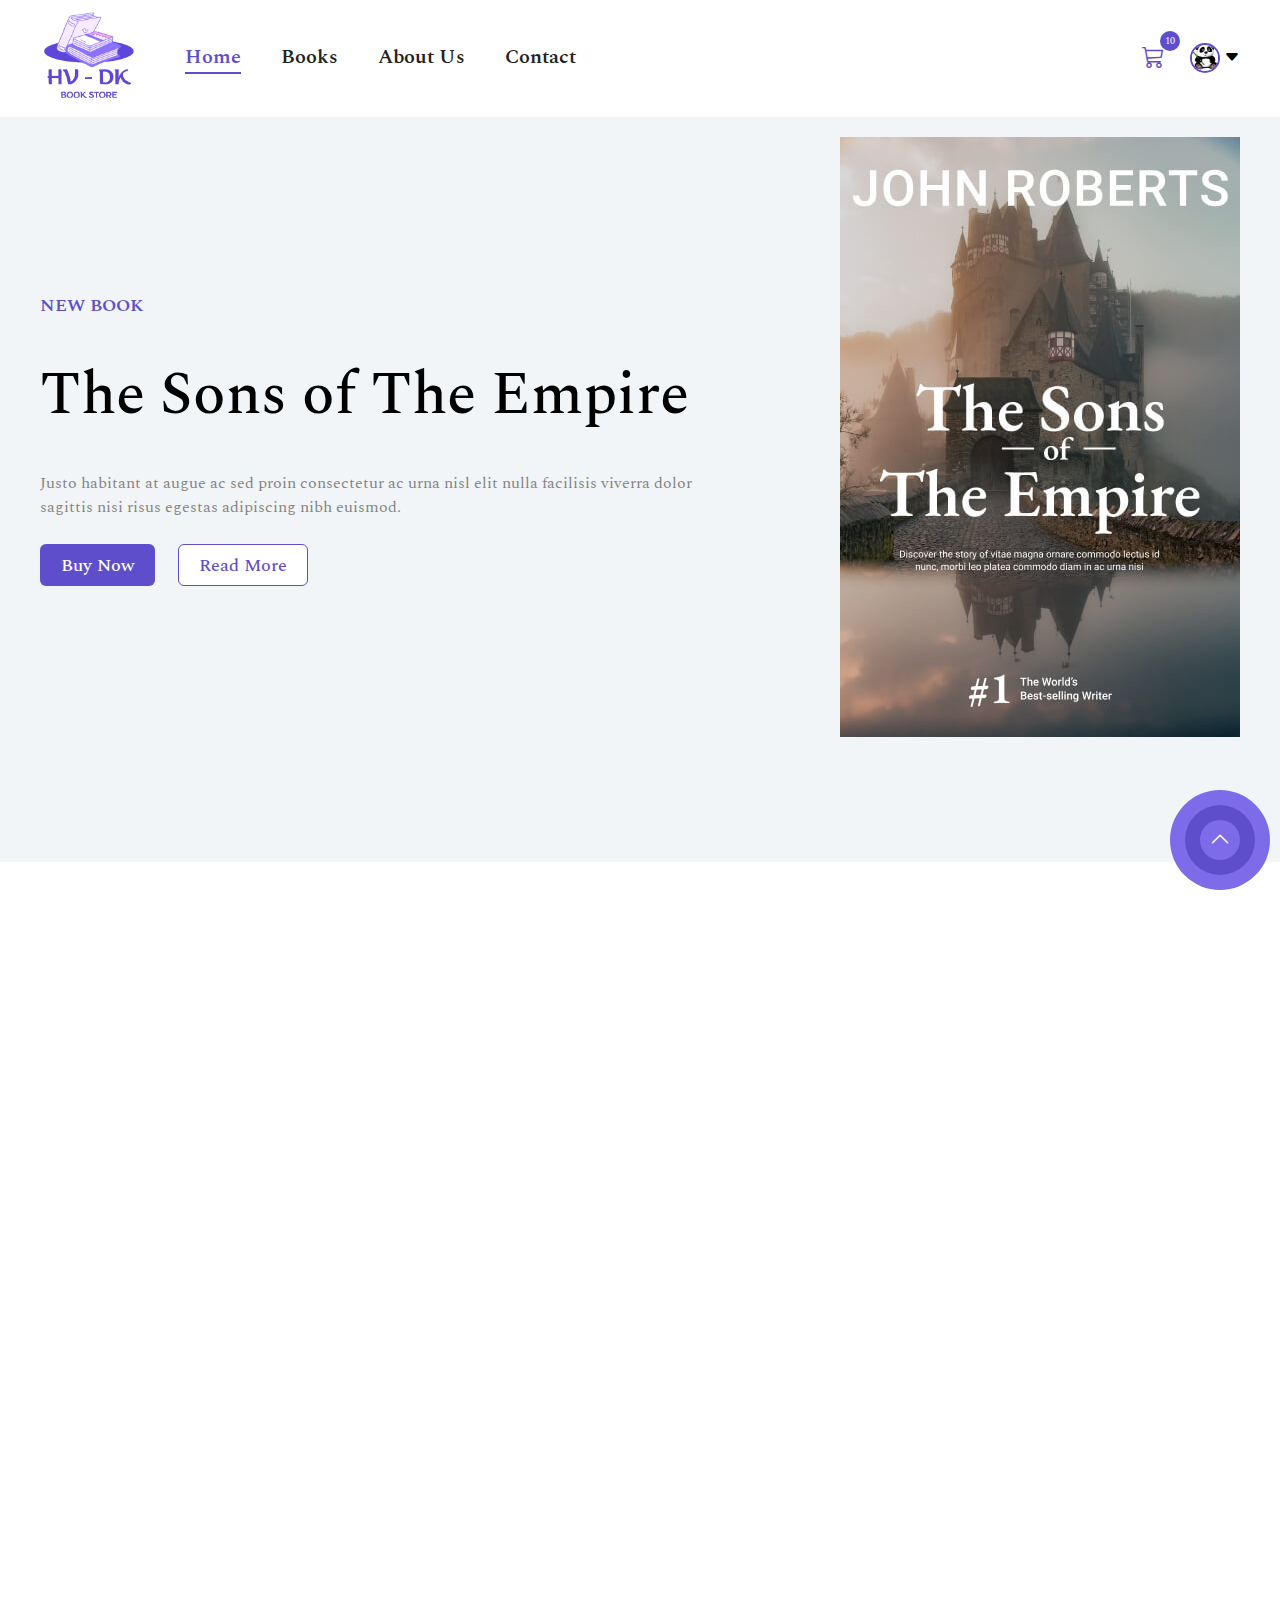
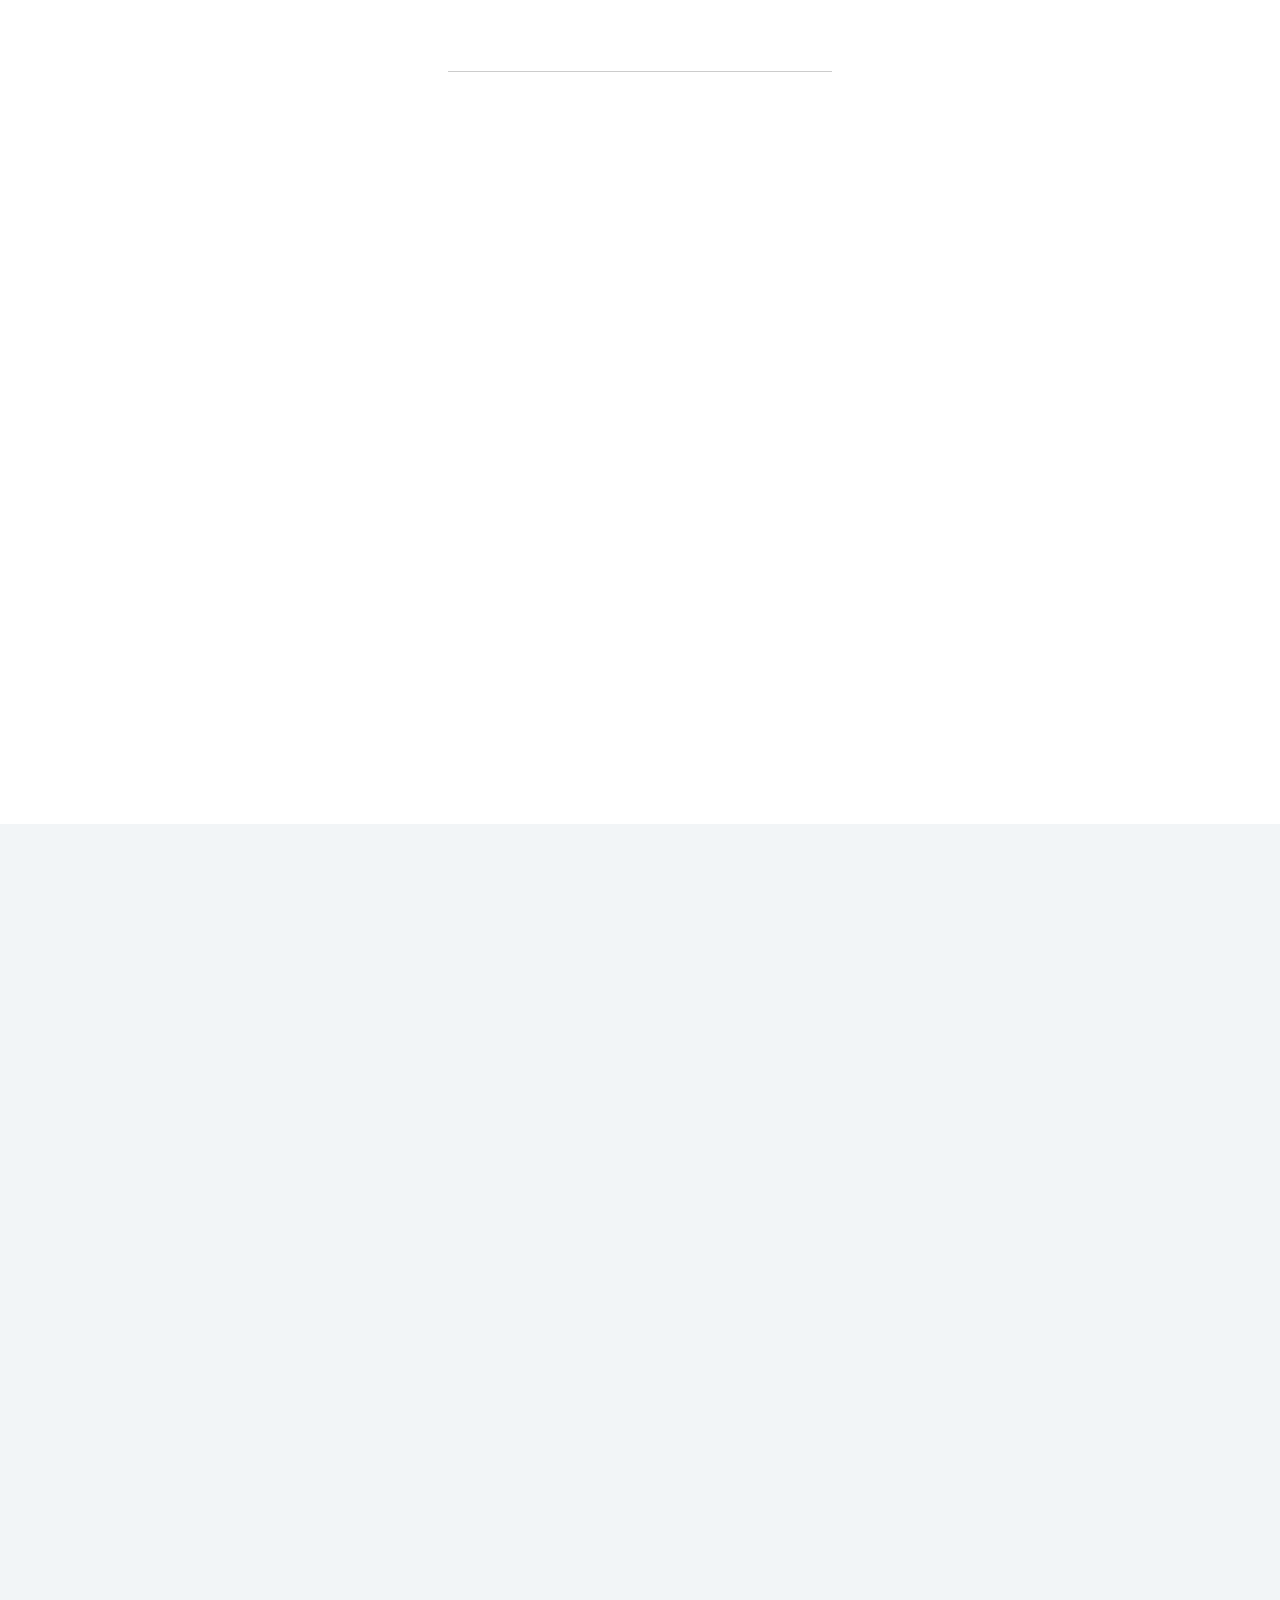
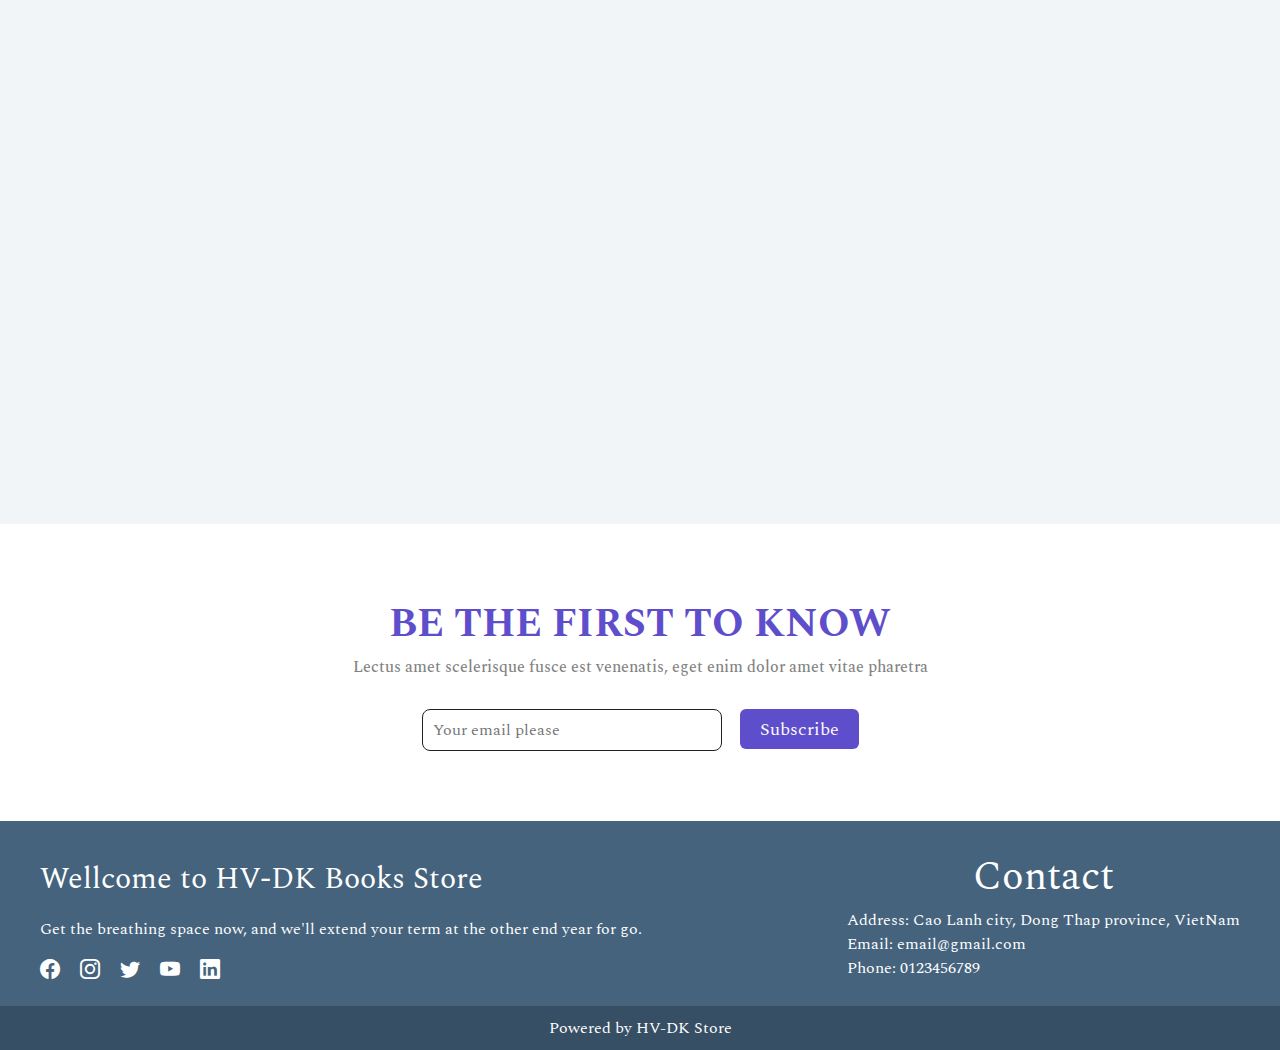
<file: index.html>
<!DOCTYPE html>
<html lang="en">

<head>
    <meta charset="UTF-8">
    <meta name="viewport" content="width=device-width, initial-scale=1.0">
    <title>Quản lí Book Store</title>
    <link rel="stylesheet" href="https://cdn.jsdelivr.net/npm/bootstrap-icons@1.11.1/font/bootstrap-icons.css">
    <link href="https://fonts.googleapis.com/css2?family=Spectral:wght@400;500;600;700&display=swap" rel="stylesheet">
    <link rel="stylesheet" href="https://cdn.jsdelivr.net/npm/swiper@10/swiper-bundle.min.css" />
    <link rel="stylesheet" href="./css/style.css">
</head>

<body>
    <!-- HEADER START -->
    <header class="header" id="header">
        <div class="header__container container">
            <div class="header__left">
                <div class="logo">
                    <a href="./index.html">
                        <img src="./images/logo.png" alt="logo">
                    </a>
                </div>
                <ul class="header__menu">
                    <li class="active">
                        <a href="./index.html">Home</a>
                    </li>
                    <li>
                        <a href="./books.html">Books</a>
                    </li>
                    <li>
                        <a href="./about.html">About Us</a>
                    </li>
                    <li>
                        <a href="./contact.html">Contact</a>
                    </li>
                </ul>
            </div>

            <div class="header__right">
                <div class="header__cart">
                    <a href="./cart.html">
                        <i class="bi bi-cart3"></i>
                    </a>
                    <span class="cart-count">10</span>
                </div>
                <div class="header__actions">
                    <a href="./login-signup.html" class="btn btn-sm header__login">Login</a>
                    <div class="user__actions show">
                        <div class="avatar">
                            <img src="./images/avatar.png" alt="">
                        </div>
                        <i class="bi bi-caret-down-fill"></i>
                        <ul class="action__list">
                            <li>
                                <a href="./myaccount.html">My account</a>
                            </li>
                            <li>
                                <a href="./checkout.html">Check out</a>
                            </li>
                            <li class="log-out">
                                <span>Log out</span>
                                <i class="bi bi-box-arrow-right"></i>
                            </li>
                        </ul>
                    </div>
                </div>
            </div>
        </div>
    </header>
    <!-- HEADER END -->

    <!-- SCROLL PAGE START -->
    <div class="scroll__page">
        <a href="#header">
            <i class="bi bi-chevron-up"></i>
        </a>
    </div>
    <!--  SCROLL PAGE START -->


    <!-- INTRODUCE BOOK START -->
    <section class="introduce-book">
        <div class="introduce-book__container container">
            <div class="introduce-book__description">
                <div class="introduce-book__intro">
                    <p class="introduce-book__title left-to-right animated-scroll">NEW BOOK</p>
                    <p class="introduce-book__name left-to-right animated-scroll">The Sons of The Empire</p>
                    <p class="introduce-book__desc left-to-right animated-scroll">
                        Justo habitant at augue ac sed proin consectetur ac urna nisl elit
                        nulla facilisis viverra dolor sagittis nisi risus egestas adipiscing
                        nibh euismod.
                    </p>
                </div>
                <div class="introduce-book__action">
                    <a href="./details.html" class="btn btn-lg zoom animated-scroll">Buy Now</a>
                    <a href="./books.html" class="btn btn-lg zoom animated-scroll">Read More</a>
                </div>
            </div>

            <div class="introduce-book__image right-to-left animated-scroll">
                <img src="./images/TheSonOfTheEmpire.jpg" alt="img" class="introduce-book__img">
            </div>
        </div>
    </section>
    <!-- INTRODUCE BOOK END -->


    <!-- NEWBOOK START -->
    <section class="new-books ">
        <div class="new-books__container container">
            <div class="section__heading float-down animated-scroll">
                <h1 class="section__title">NEW BOOKS</h1>
                <p class="section__description">
                    Vulputate vulputate eget cursus nam ultricies mauris, malesuada elementum
                    lacus arcu, sit dolor ipsum, ac felis, egestas vel tortor eget aenean.
                </p>
            </div>

            <div class="new-books__main float-up animated-scroll">
                <div class="new-books__list mySwiper">
                    <div class="new-books__wrapper swiper-wrapper">
                        <div class="book__item swiper-slide">
                            <a href="./details.html">
                                <img src="./images/theBornOfAplex.jpg" alt="book image" class="book__img">
                            </a>
                            <div class="book__heading">
                                <span class="book__author">Anna Banks</span>
                                <span class="book__category">Fantasy</span>
                            </div>
                            <span class="book__name">The Born of APLEX</span>
                            <span class="book__price">$26.00</span>
                            <button class="book__add" aria-label="Add to cart">
                                <i class="bi bi-cart-plus"></i>
                            </button>
                        </div>
                        <div class="book__item swiper-slide">
                            <a href="./details.html">
                                <img src="./images/thronedMirror.jpg" alt="book image" class="book__img">
                            </a>
                            <div class="book__heading">
                                <span class="book__author">Anna Banks</span>
                                <span class="book__category">Fantasy</span>
                            </div>
                            <span class="book__name">The Throned Mirror</span>
                            <span class="book__price">$23.00</span>
                            <button class="book__add" aria-label="Add to cart">
                                <i class="bi bi-cart-plus"></i>
                            </button>
                        </div>
                        <div class="book__item swiper-slide">
                            <a href="./details.html">
                                <img src="./images/arkForging.jpg" alt="book image" class="book__img">
                            </a>
                            <div class="book__heading">
                                <span class="book__author">Anna Banks</span>
                                <span class="book__category">Fantasy</span>
                            </div>
                            <span class="book__name">Ark Forging</span>
                            <span class="book__price">$20.00</span>
                            <button class="book__add" aria-label="Add to cart">
                                <i class="bi bi-cart-plus"></i>
                            </button>
                        </div>
                        <div class="book__item swiper-slide">
                            <a href="./details.html">
                                <img src="./images/TheSonOfTheEmpire.jpg" alt="book image" class="book__img">
                            </a>
                            <div class="book__heading">
                                <span class="book__author">Anna Banks</span>
                                <span class="book__category">Fantasy</span>
                            </div>
                            <span class="book__name">The Sons of the Empire</span>
                            <span class="book__price">$20.00</span>
                            <button class="book__add" aria-label="Add to cart">
                                <i class="bi bi-cart-plus"></i>
                            </button>
                        </div>
                        <div class="book__item swiper-slide">
                            <a href="./details.html">
                                <img src="./images/2024Sanctuary.jpg" alt="book image" class="book__img">
                            </a>
                            <div class="book__heading">
                                <span class="book__author">Anna Banks</span>
                                <span class="book__category">Sci-Fi</span>
                            </div>
                            <span class="book__name">2024: Sanctuary</span>
                            <span class="book__price">$24.00</span>
                            <button class="book__add" aria-label="Add to cart">
                                <i class="bi bi-cart-plus"></i>
                            </button>
                        </div>
                        <div class="book__item swiper-slide">
                            <a href="./details.html">
                                <img src="./images/cyberAngle.jpg" alt="book image" class="book__img">
                            </a>
                            <div class="book__heading">
                                <span class="book__author">Anna Banks</span>
                                <span class="book__category">Sci-Fi</span>
                            </div>
    
                            <span class="book__name">Cyber Angle</span>
                            <span class="book__price">$20.00</span>
                            <button class="book__add" aria-label="Add to cart">
                                <i class="bi bi-cart-plus"></i>
                            </button>
                        </div>
                        <div class="book__item swiper-slide">
                            <a href="./details.html">
                                <img src="./images/algorab.jpg" alt="book image" class="book__img">
                            </a>
                            <div class="book__heading">
                                <span class="book__author">Anna Banks</span>
                                <span class="book__category">Fantasy</span>
                            </div>
    
                            <span class="book__name">Mists of Algorab</span>
                            <span class="book__price">$22.00</span>
                            <button class="book__add" aria-label="Add to cart">
                                <i class="bi bi-cart-plus"></i>
                            </button>
                        </div>
                        <div class="book__item swiper-slide">
                            <a href="./details.html">
                                <img src="./images/theReturnOfTheKing.jpg" alt="book image" class="book__img">
                            </a>
                            <div class="book__heading">
                                <span class="book__author">Anna Banks</span>
                                <span class="book__category">Fantasy</span>
                            </div>
                            <span class="book__name">The Return of The King</span>
                            <span class="book__price">$28.00</span>
                            <button class="book__add" aria-label="Add to cart">
                                <i class="bi bi-cart-plus"></i>
                            </button>
                        </div>
                        <div class="book__item swiper-slide">
                            <a href="./details.html">
                                <img src="./images/TheSonOfTheEmpire.jpg" alt="book image" class="book__img">
                            </a>
                            <div class="book__heading">
                                <span class="book__author">Anna Banks</span>
                                <span class="book__category">Fantasy</span>
                            </div>
                            <span class="book__name">The Sons of the Empire</span>
                            <span class="book__price">$20.00</span>
                            <button class="book__add" aria-label="Add to cart">
                                <i class="bi bi-cart-plus"></i>
                            </button>
                        </div>
                        <div class="book__item swiper-slide">
                            <a href="./details.html">
                                <img src="./images/2024Sanctuary.jpg" alt="book image" class="book__img">
                            </a>
                            <div class="book__heading">
                                <span class="book__author">Anna Banks</span>
                                <span class="book__category">Sci-Fi</span>
                            </div>
                            <span class="book__name">2024: Sanctuary</span>
                            <span class="book__price">$24.00</span>
                            <button class="book__add" aria-label="Add to cart">
                                <i class="bi bi-cart-plus"></i>
                            </button>
                        </div>
                    </div>
                    <div class="swiper-button-next"></div>
                    <div class="swiper-button-prev"></div>
                </div>
            </div>
        </div>
    </section>
    <!-- NEWBOOK END -->

    <div class="break"></div>

    <!-- NEWBOOK START -->
    <section class="trend-book">
        <div class="trend-book__container container ">
            <div class="section__heading left-to-right animated-scroll">
                <h1 class="section__title ">Trend book</h1>
                <p class="section__description">
                    Vulputate vulputate eget cursus nam ultricies mauris, malesuada elementum
                    lacus arcu, sit dolor ipsum, ac felis, egestas vel tortor eget aenean.
                </p>
            </div>
            <div class="book__list right-to-left animated-scroll">
                <div class="book__item">
                    <a href="./details.html">
                        <img src="./images/cyberAngle.jpg" alt="book image" class="book__img">
                    </a>
                    <div class="book__heading">
                        <span class="book__author">Anna Banks</span>
                        <span class="book__category">Sci-Fi</span>
                    </div>

                    <span class="book__name">Cyber Angle</span>
                    <span class="book__price">$20.00</span>
                    <button class="book__add" aria-label="Add to cart">
                        <i class="bi bi-cart-plus"></i>
                    </button>
                </div>
                <div class="book__item">
                    <a href="./details.html">
                        <img src="./images/algorab.jpg" alt="book image" class="book__img">
                    </a>
                    <div class="book__heading">
                        <span class="book__author">Anna Banks</span>
                        <span class="book__category">Fantasy</span>
                    </div>

                    <span class="book__name">Mists of Algorab</span>
                    <span class="book__price">$22.00</span>
                    <button class="book__add" aria-label="Add to cart">
                        <i class="bi bi-cart-plus"></i>
                    </button>
                </div>
                <div class="book__item">
                    <a href="./details.html">
                        <img src="./images/theReturnOfTheKing.jpg" alt="book image" class="book__img">
                    </a>
                    <div class="book__heading">
                        <span class="book__author">Anna Banks</span>
                        <span class="book__category">Fantasy</span>
                    </div>
                    <span class="book__name">The Return of The King</span>
                    <span class="book__price">$28.00</span>
                    <button class="book__add" aria-label="Add to cart">
                        <i class="bi bi-cart-plus"></i>
                    </button>
                </div>
                <div class="book__item">
                    <a href="./details.html">
                        <img src="./images/TheSonOfTheEmpire.jpg" alt="book image" class="book__img">
                    </a>
                    <div class="book__heading">
                        <span class="book__author">Anna Banks</span>
                        <span class="book__category">Fantasy</span>
                    </div>
                    <span class="book__name">The Sons of the Empire</span>
                    <span class="book__price">$20.00</span>
                    <button class="book__add" aria-label="Add to cart">
                        <i class="bi bi-cart-plus"></i>
                    </button>
                </div>
                <div class="book__item">
                    <a href="./details.html">
                        <img src="./images/2024Sanctuary.jpg" alt="book image" class="book__img">
                    </a>
                    <div class="book__heading">
                        <span class="book__author">Anna Banks</span>
                        <span class="book__category">Sci-Fi</span>
                    </div>
                    <span class="book__name">2024: Sanctuary</span>
                    <span class="book__price">$24.00</span>
                    <button class="book__add" aria-label="Add to cart">
                        <i class="bi bi-cart-plus"></i>
                    </button>
                </div>
            </div>
        </div>
    </section>
    <!-- NEWBOOK END -->


    <!-- SELLING START -->
    <section class="selling">
        <div class="selling__container container">
            <div class="section__heading float-down animated-scroll">
                <h1 class="section__title">Best Selling Books</h1>
                <p class="section__description">
                    Vulputate vulputate eget cursus nam ultricies mauris, malesuada elementum
                    lacus arcu, sit dolor ipsum, ac felis, egestas vel tortor eget aenean.
                </p>
            </div>
            <div class="content__selling float-up animated-scroll">
                <div class="book__list">
                    <div class="book__item">
                        <a href="./details.html">
                            <img src="./images/theBornOfAplex.jpg" alt="book image" class="book__img">
                        </a>
                        <div class="book__heading">
                            <span class="book__author">Anna Banks</span>
                            <span class="book__category">Fantasy</span>
                        </div>
                        <span class="book__name">The Born of APLEX</span>
                        <span class="book__price">$26.00</span>
                        <button class="book__add" aria-label="Add to cart">
                            <i class="bi bi-cart-plus"></i>
                        </button>
                    </div>
                    <div class="book__item">
                        <a href="./details.html">
                            <img src="./images/thronedMirror.jpg" alt="book image" class="book__img">
                        </a>
                        <div class="book__heading">
                            <span class="book__author">Anna Banks</span>
                            <span class="book__category">Fantasy</span>
                        </div>
                        <span class="book__name">The Throned Mirror</span>
                        <span class="book__price">$23.00</span>
                        <button class="book__add" aria-label="Add to cart">
                            <i class="bi bi-cart-plus"></i>
                        </button>
                    </div>
                    <div class="book__item">
                        <a href="./details.html">
                            <img src="./images/arkForging.jpg" alt="book image" class="book__img">
                        </a>
                        <div class="book__heading">
                            <span class="book__author">Anna Banks</span>
                            <span class="book__category">Fantasy</span>
                        </div>
                        <span class="book__name">Ark Forging</span>
                        <span class="book__price">$20.00</span>
                        <button class="book__add" aria-label="Add to cart">
                            <i class="bi bi-cart-plus"></i>
                        </button>
                    </div>
                    <div class="book__item">
                        <a href="./details.html">
                            <img src="./images/TheSonOfTheEmpire.jpg" alt="book image" class="book__img">
                        </a>
                        <div class="book__heading">
                            <span class="book__author">Anna Banks</span>
                            <span class="book__category">Fantasy</span>
                        </div>
                        <span class="book__name">The Sons of the Empire</span>
                        <span class="book__price">$20.00</span>
                        <button class="book__add" aria-label="Add to cart">
                            <i class="bi bi-cart-plus"></i>
                        </button>
                    </div>
                    <div class="book__item">
                        <a href="./details.html">
                            <img src="./images/2024Sanctuary.jpg" alt="book image" class="book__img">
                        </a>
                        <div class="book__heading">
                            <span class="book__author">Anna Banks</span>
                            <span class="book__category">Sci-Fi</span>
                        </div>
                        <span class="book__name">2024: Sanctuary</span>
                        <span class="book__price">$24.00</span>
                        <button class="book__add" aria-label="Add to cart">
                            <i class="bi bi-cart-plus"></i>
                        </button>
                    </div>
                    <div class="book__item">
                        <a href="./details.html">
                            <img src="./images/cyberAngle.jpg" alt="book image" class="book__img">
                        </a>
                        <div class="book__heading">
                            <span class="book__author">Anna Banks</span>
                            <span class="book__category">Sci-Fi</span>
                        </div>

                        <span class="book__name">Cyber Angle</span>
                        <span class="book__price">$20.00</span>
                        <button class="book__add" aria-label="Add to cart">
                            <i class="bi bi-cart-plus"></i>
                        </button>
                    </div>
                    <div class="book__item">
                        <a href="./details.html">
                            <img src="./images/algorab.jpg" alt="book image" class="book__img">
                        </a>
                        <div class="book__heading">
                            <span class="book__author">Anna Banks</span>
                            <span class="book__category">Fantasy</span>
                        </div>

                        <span class="book__name">Mists of Algorab</span>
                        <span class="book__price">$22.00</span>
                        <button class="book__add" aria-label="Add to cart">
                            <i class="bi bi-cart-plus"></i>
                        </button>
                    </div>
                    <div class="book__item">
                        <a href="./details.html">
                            <img src="./images/theReturnOfTheKing.jpg" alt="book image" class="book__img">
                        </a>
                        <div class="book__heading">
                            <span class="book__author">Anna Banks</span>
                            <span class="book__category">Fantasy</span>
                        </div>
                        <span class="book__name">The Return of The King</span>
                        <span class="book__price">$28.00</span>
                        <button class="book__add" aria-label="Add to cart">
                            <i class="bi bi-cart-plus"></i>
                        </button>
                    </div>
                    <div class="book__item">
                        <a href="./details.html">
                            <img src="./images/TheSonOfTheEmpire.jpg" alt="book image" class="book__img">
                        </a>
                        <div class="book__heading">
                            <span class="book__author">Anna Banks</span>
                            <span class="book__category">Fantasy</span>
                        </div>
                        <span class="book__name">The Sons of the Empire</span>
                        <span class="book__price">$20.00</span>
                        <button class="book__add" aria-label="Add to cart">
                            <i class="bi bi-cart-plus"></i>
                        </button>
                    </div>
                    <div class="book__item">
                        <a href="./details.html">
                            <img src="./images/2024Sanctuary.jpg" alt="book image" class="book__img">
                        </a>
                        <div class="book__heading">
                            <span class="book__author">Anna Banks</span>
                            <span class="book__category">Sci-Fi</span>
                        </div>
                        <span class="book__name">2024: Sanctuary</span>
                        <span class="book__price">$24.00</span>
                        <button class="book__add" aria-label="Add to cart">
                            <i class="bi bi-cart-plus"></i>
                        </button>
                    </div>
                </div>
                <div class="selling__action">
                    <a href="./books.html" class="btn btn-lg"> Read More </a>
                </div>
            </div>
        </div>
    </section>
    <!-- SELLING END -->

    <!-- SUBSCRIBE START -->
    <section class="subscribe">
        <div class="subscribe__container container">
            <div class="section__heading">
                <h1 class="section__title">Be the first to know</h1>
                <p class="section__description">
                    Lectus amet scelerisque fusce est venenatis, eget enim dolor amet vitae pharetra
                </p>
            </div>

            <div class="subscribe__input">
                <input type="Email" placeholder="Your email please" name="email sub" disabled>
                <a href="#" class="btn btn-lg">Subscribe</a>
            </div>
        </div>
    </section>
    <!-- SUBSCRIBE END -->

    <!-- TOAST MESSAGE START -->
    <div id="toast">
    </div>
    <!-- TOAST MESSAGE END -->

    <!-- FOOTER START -->
    <footer class="footer">
        <div class="footer__container container">
            <div class="footer__social">
                <p class="social__title">Wellcome to HV-DK Books Store</p>
                <p>Get the breathing space now, and we'll extend your term at the other end year for go.</p>
                <div class="social__list">
                    <a href="#"><i class="bi bi-facebook"></i></a>
                    <a href="#"><i class="bi bi-instagram"></i></a>
                    <a href="#"><i class="bi bi-twitter"></i></a>
                    <a href="#"><i class="bi bi-youtube"></i></a>
                    <a href="#"><i class="bi bi-linkedin"></i></a>
                </div>
            </div>

            <div class="footer__contact">
                <p class="contact__title">Contact</p>
                <p>
                    Address: Cao Lanh city, Dong Thap province, VietNam
                    <br>
                    Email: email@gmail.com
                    <br>
                    Phone: 0123456789
                </p>
            </div>
        </div>
        <div class="footer__design">
            <p>Powered by HV-DK Store</p>
        </div>
    </footer>
    <!-- FOOTER END -->
    <script src="https://cdn.jsdelivr.net/npm/swiper@10/swiper-bundle.min.js"></script>
    <script type="module" src="./js/index.js"></script>

</body>

</html>
</file>
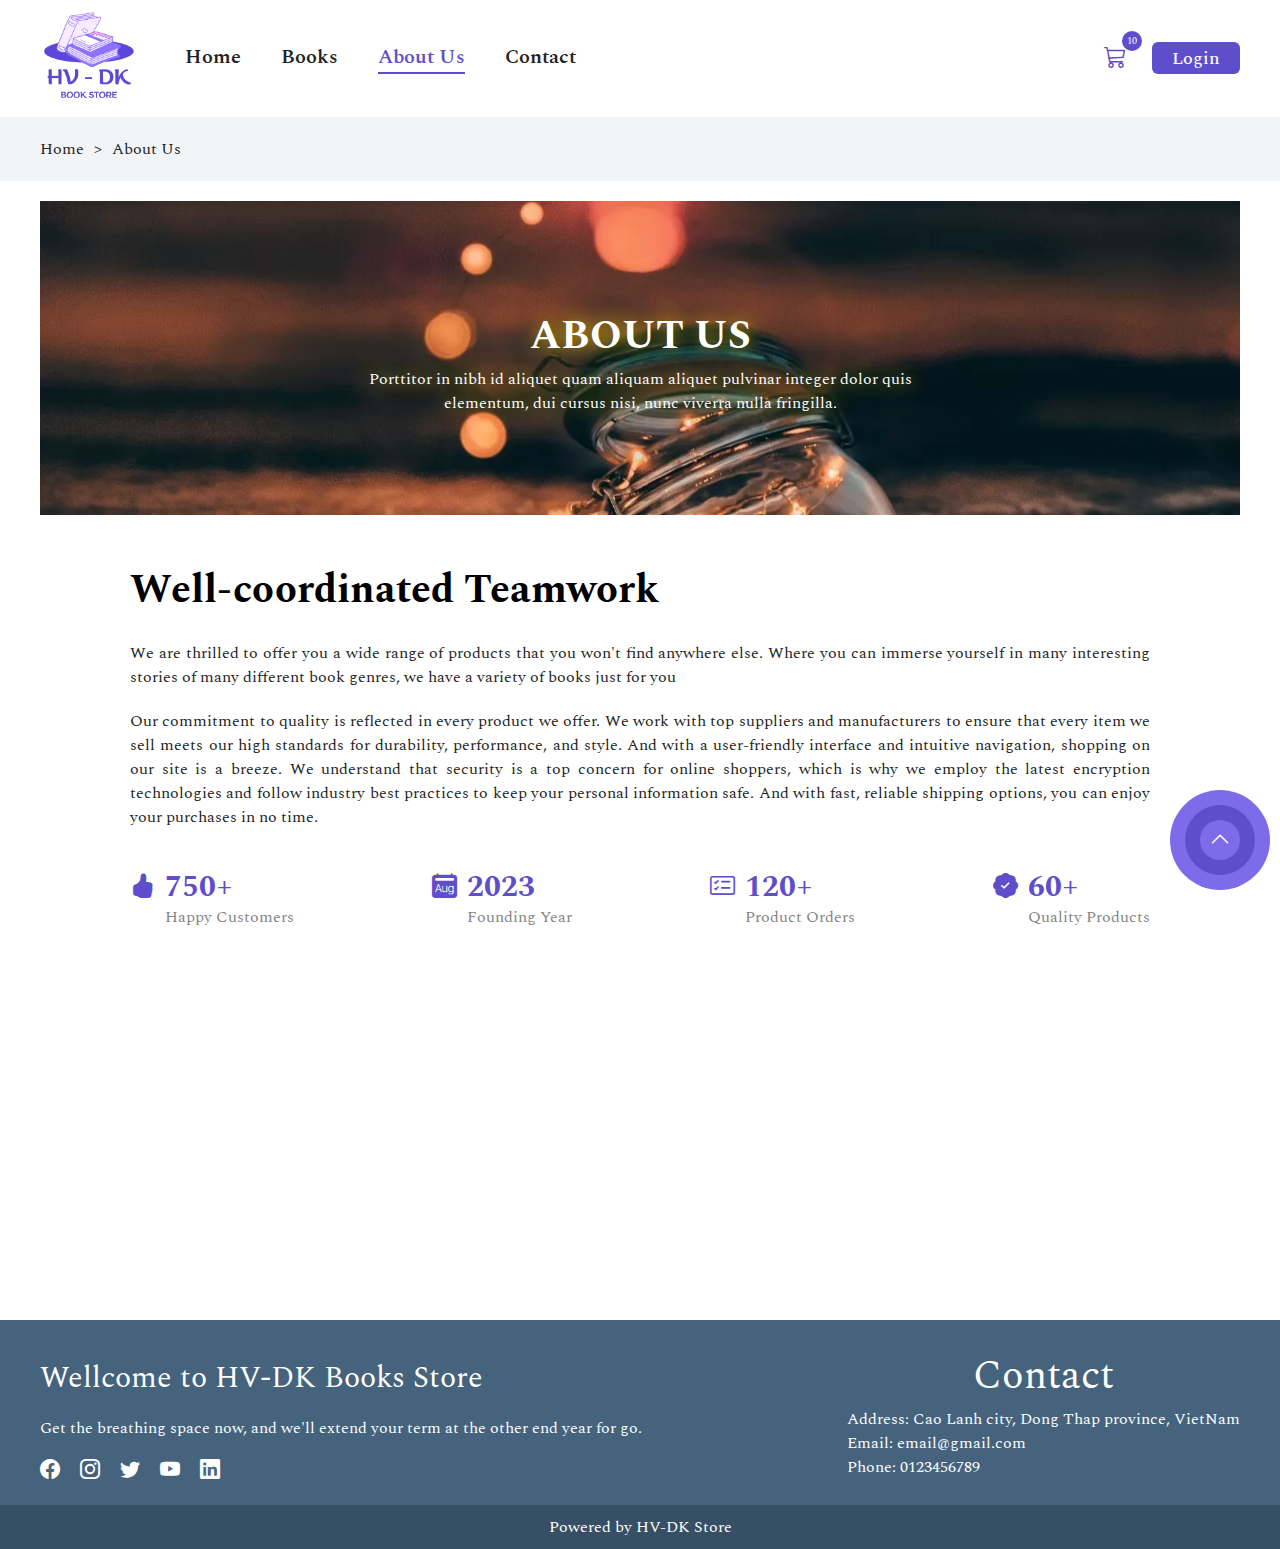
<file: about.html>
<!DOCTYPE html>
<html lang="en">

<head>
    <meta charset="UTF-8">
    <meta name="viewport" content="width=device-width, initial-scale=1.0">
    <title>Quản lí Book Store</title>
    <link rel="stylesheet" href="https://cdn.jsdelivr.net/npm/bootstrap-icons@1.11.1/font/bootstrap-icons.css">
    <link href="https://fonts.googleapis.com/css2?family=Spectral:wght@400;500;600;700&display=swap" rel="stylesheet">
    <link rel="stylesheet" href="./css/style.css">
</head>

<body>
    <!-- HEADER START -->
    <header class="header" id="header">
        <div class="header__container container">
            <div class="header__left">
                <div class="logo">
                    <a href="./index.html">
                        <img src="./images/logo.png" alt="logo">
                    </a>
                </div>
                <ul class="header__menu">
                    <li>
                        <a href="./index.html">Home</a>
                    </li>
                    <li>
                        <a href="./books.html">Books</a>
                    </li>
                    <li class="active">
                        <a href="./about.html">About Us</a>
                    </li>
                    <li>
                        <a href="./contact.html">Contact</a>
                    </li>
                </ul>
            </div>

            <div class="header__right">
                <div class="header__cart">
                    <a href="./cart.html">
                        <i class="bi bi-cart3"></i>
                    </a>
                    <span class="cart-count">10</span>
                </div>
                <div class="header__actions">
                    <a href="./login-signup.html" class="btn btn-sm header__login show">Login</a>
                    <div class="user__actions">
                        <div class="avatar">
                            <img src="./images/avatar.png" alt="">
                        </div>
                        <i class="bi bi-caret-down-fill"></i>
                        <ul class="action__list">
                            <li>
                                <a href="./myaccount.html">My account</a>
                            </li>
                            <li>
                                <a href="./checkout.html">Check out</a>
                            </li>
                            <li class="log-out">
                                <span>Log out</span>
                                <i class="bi bi-box-arrow-right"></i>
                            </li>
                        </ul>
                    </div>
                </div>
            </div>
        </div>
    </header>
    <!-- HEADER END -->

    <!-- SCROLL PAGE START -->
    <div class="scroll__page">
        <a href="#header">
            <i class="bi bi-chevron-up"></i>
        </a>
    </div>
    <!--  SCROLL PAGE START -->

    <!-- BREAD START -->
    <section class="breadcrumb">
        <ul class="breadcrumb__list container">
            <li><a href="./index.html" class="breadcrumb__link">Home</a></li>
            <li><span class="breadcrumb__link">></span></li>
            <li><a href="./about.html" class="breadcrumb__link">About Us</a></li>
        </ul>
    </section>
    <!-- BREAD END -->

    <!-- ABOUT START -->
    <section class="about">
        <div class="about__container container">
            <div class="about__heading">
                <img src="./images/about.png" alt="">
                <div class="heading__content animated-scroll">
                    <h1 class="heading__text" >About Us</h1>
                    <p class="heading__description">
                        Porttitor in nibh id aliquet quam aliquam aliquet pulvinar integer dolor quis elementum, dui cursus
                        nisi, nunc viverra nulla fringilla.
                    </p>
                </div>
            </div>
            <div class="about__main">
                <div class="about__work">
                    <h2 class="about__title left-to-right animated-scroll">Well-coordinated Teamwork</h2>
                    <div class="about__description">
                        We are thrilled to offer you a wide range of products that you won't find anywhere else. Where
                        you can immerse yourself in many interesting stories of many different book genres, we have a
                        variety of books just for you
                    </div>
                    <div class="about__description">
                        Our commitment to quality is reflected in every product we offer. We work with top suppliers and
                        manufacturers to ensure that every item we sell meets our high standards for durability,
                        performance, and style. And with a user-friendly interface and intuitive navigation, shopping on
                        our site is a breeze. We understand that security is a top concern for online shoppers, which is
                        why we employ the latest encryption technologies and follow industry best practices to keep your
                        personal information safe. And with fast, reliable shipping options, you can enjoy your
                        purchases in no time.
                    </div>
                </div>
                <div class="about__counter">
                    <div class="counter__wrapper left-to-right animated-scroll">
                        <div class="counter__icon">
                            <i class="bi bi-hand-thumbs-up-fill"></i>
                        </div>
                        <div class="counter__content">
                            <h2 class="counter__amount">750+</h2>
                            <p class="counter__name">Happy Customers</p>
                        </div>
                    </div>
                    <div class="counter__wrapper left-to-right animated-scroll">
                        <div class="counter__icon">
                            <i class="bi bi-calendar2-month-fill"></i>
                        </div>
                        <div class="counter__content">
                            <h2 class="counter__amount">2023</h2>
                            <p class="counter__name">Founding Year</p>
                        </div>
                    </div>
                    <div class="counter__wrapper right-to-left animated-scroll">
                        <div class="counter__icon">
                            <i class="bi bi-card-checklist"></i>
                        </div>
                        <div class="counter__content">
                            <h2 class="counter__amount">120+</h2>
                            <p class="counter__name">Product Orders</p>
                        </div>
                    </div>
                    <div class="counter__wrapper right-to-left animated-scroll">
                        <div class="counter__icon">
                            <i class="bi bi-patch-check-fill"></i>
                        </div>
                        <div class="counter__content">
                            <h2 class="counter__amount">60+</h2>
                            <p class="counter__name">Quality Products</p>
                        </div>
                    </div>
                </div>

                <div class="about__member">
                    <div class="member__image left-to-right animated-scroll">
                        <img src="./images/about1.png" alt="">
                    </div>
                    <div class="about__description float-up animated-scroll">
                        At our website, we are passionate about providing our customers with the best possible
                        shopping experience. From our extensive product selection to our exceptional customer service,
                        we are committed to exceeding your expectations.
                        So start browsing today and find the perfect products to suit your needs!
                    </div>
                    <div class="member__image right-to-left animated-scroll">
                        <img src="./images/about2.png" alt="">
                    </div>
                </div>
            </div>
        </div>
    </section>
    <!-- ABOUT END -->

    <!-- FOOTER START -->
    <footer class="footer">
        <div class="footer__container container">
            <div class="footer__social">
                <p class="social__title">Wellcome to HV-DK Books Store</p>
                <p>Get the breathing space now, and we'll extend your term at the other end year for go.</p>
                <div class="social__list">
                    <a href="#"><i class="bi bi-facebook"></i></a>
                    <a href="#"><i class="bi bi-instagram"></i></a>
                    <a href="#"><i class="bi bi-twitter"></i></a>
                    <a href="#"><i class="bi bi-youtube"></i></a>
                    <a href="#"><i class="bi bi-linkedin"></i></a>
                </div>
            </div>

            <div class="footer__contact">
                <p class="contact__title">Contact</p>
                <p>
                    Address: Cao Lanh city, Dong Thap province, VietNam
                    <br>
                    Email: email@gmail.com
                    <br>
                    Phone: 0123456789
                </p>
            </div>
        </div>
        <div class="footer__design">
            <p>Powered by HV-DK Store</p>
        </div>
    </footer>
    <!-- FOOTER END -->

    <script type="module" src="./js/module-header.js"></script>
    <script type="module" src="./js/module-animated.js"></script>
</body>

</html>
</file>
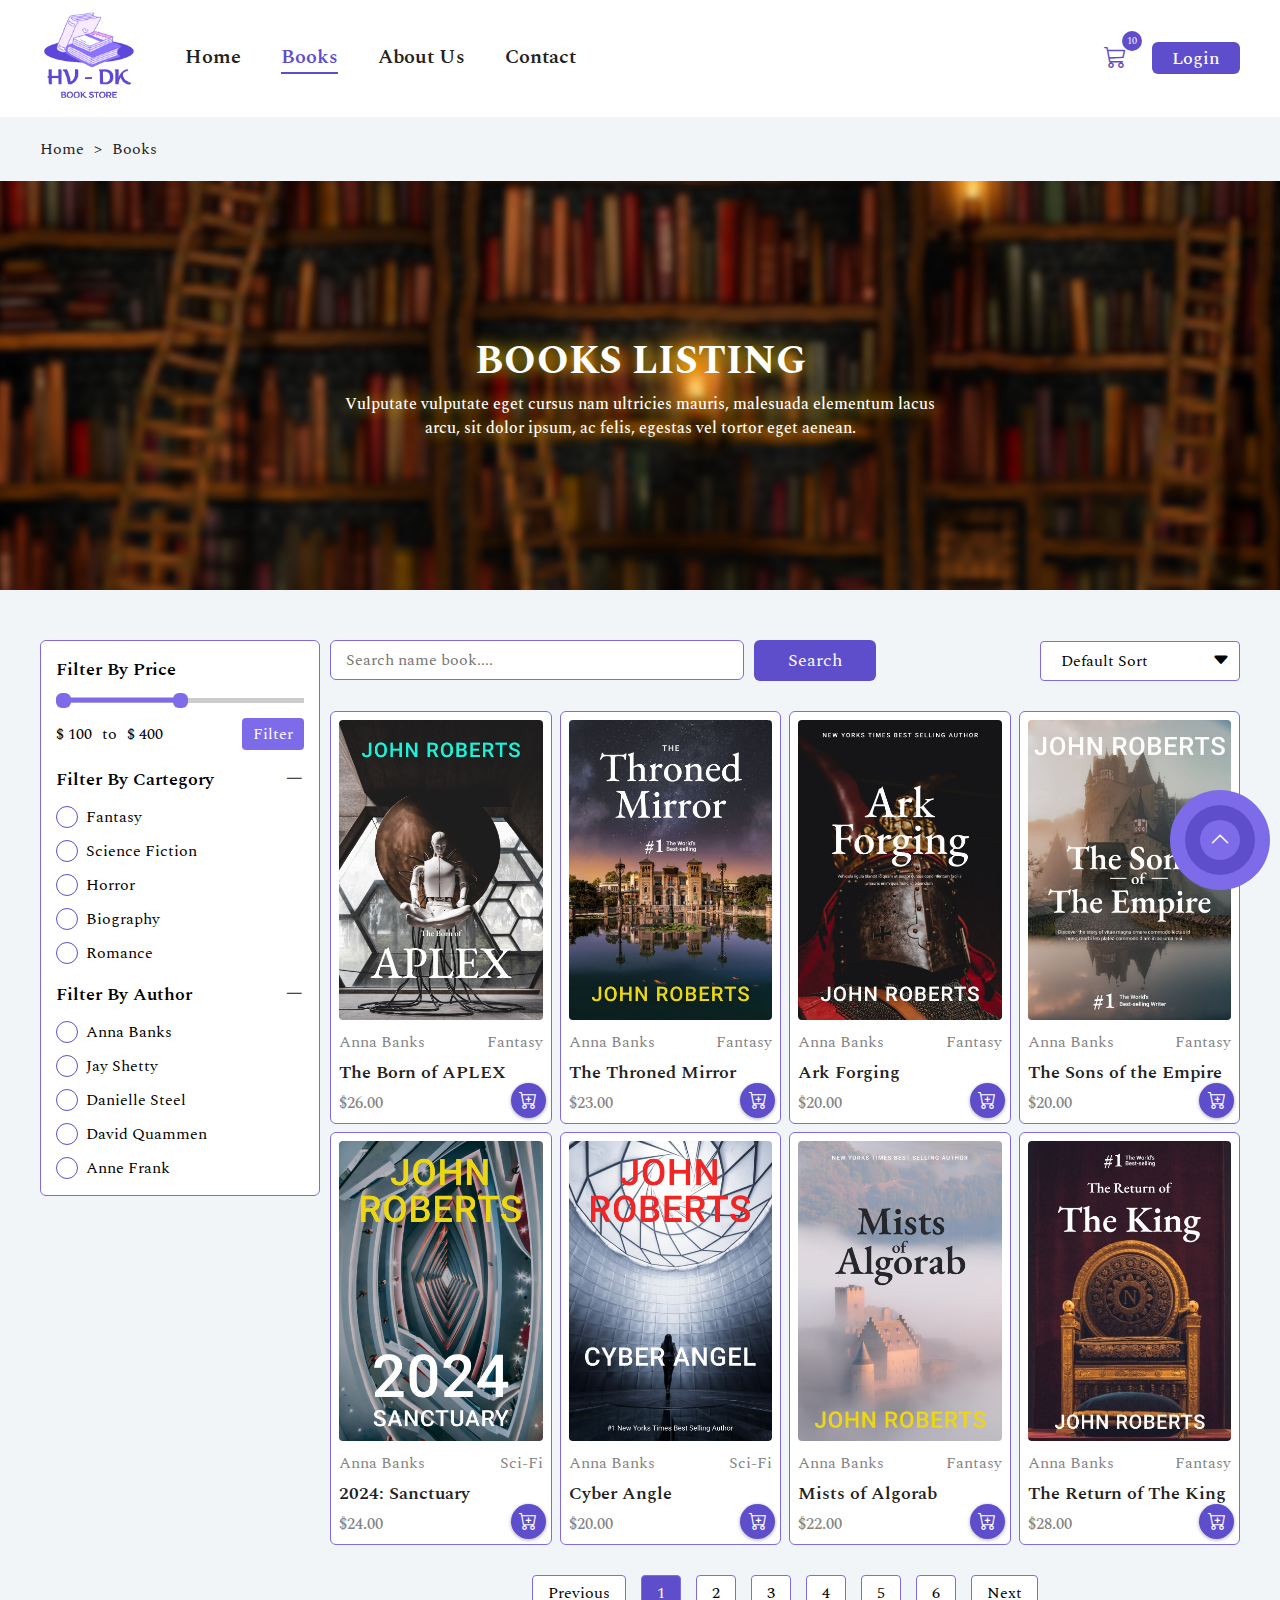
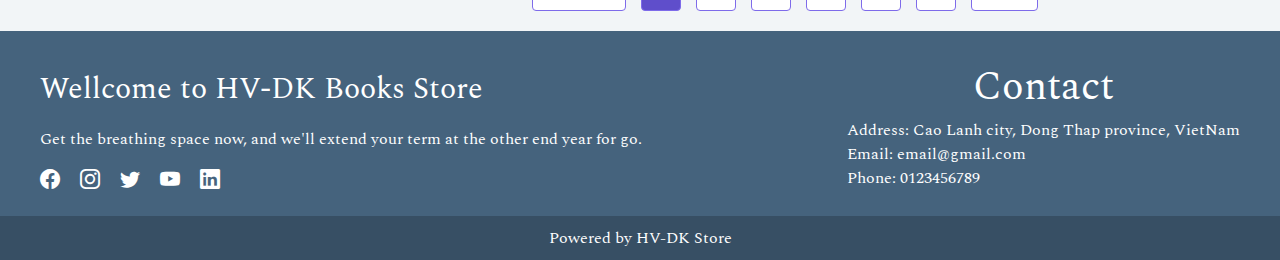
<file: books.html>
<!DOCTYPE html>
<html lang="en">

<head>
    <meta charset="UTF-8">
    <meta name="viewport" content="width=device-width, initial-scale=1.0">
    <title>Quản lí Book Store</title>
    <link rel="stylesheet" href="https://cdn.jsdelivr.net/npm/bootstrap-icons@1.11.1/font/bootstrap-icons.css">
    <link href="https://fonts.googleapis.com/css2?family=Spectral:wght@400;500;600;700&display=swap" rel="stylesheet">
    <link rel="stylesheet" href="./css/style.css">
</head>

<body>
    <!-- HEADER START -->
    <header class="header" id="header">
        <div class="header__container container">
            <div class="header__left">
                <div class="logo">
                    <a href="./index.html">
                        <img src="./images/logo.png" alt="logo">
                    </a>
                </div>
                <ul class="header__menu">
                    <li>
                        <a href="./index.html">Home</a>
                    </li>
                    <li class="active">
                        <a href="./books.html">Books</a>
                    </li>
                    <li>
                        <a href="./about.html">About Us</a>
                    </li>
                    <li>
                        <a href="./contact.html">Contact</a>
                    </li>
                </ul>
            </div>

            <div class="header__right">
                <div class="header__cart">
                    <a href="./cart.html">
                        <i class="bi bi-cart3"></i>
                    </a>
                    <span class="cart-count">10</span>
                </div>
                <div class="header__actions">
                    <a href="./login-signup.html" class="btn btn-sm header__login show">Login</a>
                    <div class="user__actions">
                        <div class="avatar">
                            <img src="./images/avatar.png" alt="">
                        </div>
                        <i class="bi bi-caret-down-fill"></i>
                        <ul class="action__list">
                            <li>
                                <a href="./myaccount.html">My account</a>
                            </li>
                            <li>
                                <a href="./checkout.html">Check out</a>
                            </li>
                            <li class="log-out">
                                <span>Log out</span>
                                <i class="bi bi-box-arrow-right"></i>
                            </li>
                        </ul>
                    </div>
                </div>
            </div>
        </div>
    </header>
    <!-- HEADER END -->

    <!-- SCROLL PAGE START -->
    <div class="scroll__page">
        <a href="#header">
            <i class="bi bi-chevron-up"></i>
        </a>
    </div>
    <!--  SCROLL PAGE START -->

    <!-- BREAD START -->
    <section class="breadcrumb">
        <ul class="breadcrumb__list container">
            <li><a href="./index.html" class="breadcrumb__link">Home</a></li>
            <li><span class="breadcrumb__link">></span></li>
            <li><a href="./books.html" class="breadcrumb__link">Books</a></li>
        </ul>
    </section>
    <!-- BREAD END -->

    <!-- BOOK HEADING START -->
    <section class="shop-book__heading">
        <h1 class="section__title float-up animated-scroll">BOOKS LISTING</h1>
        <p class="section__description float-up animated-scroll">
            Vulputate vulputate eget cursus nam ultricies mauris, malesuada elementum
            lacus arcu, sit dolor ipsum, ac felis, egestas vel tortor eget aenean.
        </p>
    </section>
    <!-- BOOK HEADING END -->

    <!-- SHOP BOOKS START -->
    <section class="books">
        <div class="books__container container">
            <div class="books__filter">

                <div class="filter__box">
                    <h2 class="filter__title">Filter By Price</h2>
                    <div class="filter__progress">
                        <div class="progress__value"></div>
                    </div>
                    <div class="filter__range">
                        <input type="range" name="filter by price" class="silder__price-min" min="0" max="500" step="50"
                            value="0">
                        <input type="range" name="filter by price" class="silder__price-max" min="0" max="500" step="50"
                            value="250">
                    </div>
                    <div class="filter__price-box">
                        <div class="filter__price-value">
                            <span class="min__price">$ 100</span>
                            <span>to</span>
                            <span class="max__price">$ 400</span>
                        </div>
                        <button type="button" class="filter__btn">Filter</button>

                    </div>
                </div>
                <div class="filter__box">
                    <div class="filter__heading">
                        <h2 class="filter__title">Filter By Cartegory</h2>
                        <div class="category__btn-icon" data-target="#list-category">
                            <i class="bi bi-plus-lg"></i>
                        </div>
                        <div class="category__btn-icon active" data-target="#list-category">
                            <i class="bi bi-dash-lg"></i>
                        </div>
                    </div>
                    <ul class="filter__box-list show" id="list-category">
                        <li>
                            <label>
                                <input type="checkbox" name="check category" value="Fantasy">
                                <span class="check__category"></span>
                                Fantasy
                            </label>
                        </li>
                        <li>
                            <label>
                                <input type="checkbox" name="check category" value="Science Fiction">
                                <span class="check__category"></span>
                                Science Fiction
                            </label>
                        </li>
                        <li>
                            <label>
                                <input type="checkbox" name="check category" value="Horror">
                                <span class="check__category"></span>
                                Horror
                            </label>
                        </li>
                        <li>
                            <label>
                                <input type="checkbox" name="check category" value="Biography">
                                <span class="check__category"></span>
                                Biography
                            </label>
                        </li>
                        <li>
                            <label>
                                <input type="checkbox" name="check category" value="Romance">
                                <span class="check__category"></span>
                                Romance
                            </label>
                        </li>
                    </ul>
                </div>
                <div class="filter__box">
                    <div class="filter__heading">
                        <h2 class="filter__title">Filter By Author</h2>
                        <div class="author__btn-icon" data-target="#list-author">
                            <i class="bi bi-plus-lg"></i>
                        </div>
                        <div class="author__btn-icon active" data-target="#list-author">
                            <i class="bi bi-dash-lg"></i>
                        </div>
                    </div>
                    <ul class="filter__box-list show" id="list-author">
                        <li>
                            <label>
                                <input type="checkbox" name="check author" value="Anna Banks">
                                <span class="check__author"></span>
                                Anna Banks
                            </label>
                        </li>
                        <li>
                            <label>
                                <input type="checkbox" name="check author" value="Jay Shetty">
                                <span class="check__author"></span>
                                Jay Shetty
                            </label>
                        </li>
                        <li>
                            <label>
                                <input type="checkbox" name="check author" value="Danielle Steel">
                                <span class="check__author"></span>
                                Danielle Steel
                            </label>
                        </li>
                        <li>
                            <label>
                                <input type="checkbox" name="check author" value="David Quammen">
                                <span class="check__author"></span>
                                David Quammen
                            </label>
                        </li>
                        <li>
                            <label>
                                <input type="checkbox" name="check author" class="author__input" value="Anne Frank">
                                <span class="check__author"></span>
                                Anne Frank
                            </label>
                        </li>
                    </ul>
                </div>
            </div>
            <div class="books__shop">
                <div class="books__shop-heading">
                    <div class="filter__search">
                        <!-- <h2 class="filter__search-title">Search Books</h2> -->
                        <input type="text" placeholder="Search name book...." name="Search input">
                        <button type="button" class="btn btn-lg">Search</button>
                    </div>
                    <div class="filter__sort">
                        <div class="select__box">
                            <span class="select__sort">Default Sort</span>
                            <div class="icon__down">
                                <i class="bi bi-caret-down-fill"></i>
                            </div>
                        </div>
                        <ul class="option__select">
                            <li class="option__item">Default Sort</li>
                            <li class="option__item">Price Low To High</li>
                            <li class="option__item">Price High To Low</li>
                        </ul>
                    </div>

                </div>

                <div class="book__list">
                    <div class="book__item">
                        <a href="./details.html">
                            <img src="./images/theBornOfAplex.jpg" alt="book image" class="book__img">
                        </a>
                        <div class="book__heading">
                            <span class="book__author">Anna Banks</span>
                            <span class="book__category">Fantasy</span>
                        </div>
                        <span class="book__name">The Born of APLEX</span>
                        <span class="book__price">$26.00</span>
                        <button class="book__add" aria-label="Add to cart">
                            <i class="bi bi-cart-plus"></i>
                        </button>
                    </div>
                    <div class="book__item">
                        <a href="./details.html">
                            <img src="./images/thronedMirror.jpg" alt="book image" class="book__img">
                        </a>
                        <div class="book__heading">
                            <span class="book__author">Anna Banks</span>
                            <span class="book__category">Fantasy</span>
                        </div>
                        <span class="book__name">The Throned Mirror</span>
                        <span class="book__price">$23.00</span>
                        <button class="book__add" aria-label="Add to cart">
                            <i class="bi bi-cart-plus"></i>
                        </button>
                    </div>
                    <div class="book__item">
                        <a href="./details.html">
                            <img src="./images/arkForging.jpg" alt="book image" class="book__img">
                        </a>
                        <div class="book__heading">
                            <span class="book__author">Anna Banks</span>
                            <span class="book__category">Fantasy</span>
                        </div>
                        <span class="book__name">Ark Forging</span>
                        <span class="book__price">$20.00</span>
                        <button class="book__add" aria-label="Add to cart">
                            <i class="bi bi-cart-plus"></i>
                        </button>
                    </div>
                    <div class="book__item">
                        <a href="./details.html">
                            <img src="./images/TheSonOfTheEmpire.jpg" alt="book image" class="book__img">
                        </a>
                        <div class="book__heading">
                            <span class="book__author">Anna Banks</span>
                            <span class="book__category">Fantasy</span>
                        </div>
                        <span class="book__name">The Sons of the Empire</span>
                        <span class="book__price">$20.00</span>
                        <button class="book__add" aria-label="Add to cart">
                            <i class="bi bi-cart-plus"></i>
                        </button>
                    </div>
                    <div class="book__item">
                        <a href="./details.html">
                            <img src="./images/2024Sanctuary.jpg" alt="book image" class="book__img">
                        </a>
                        <div class="book__heading">
                            <span class="book__author">Anna Banks</span>
                            <span class="book__category">Sci-Fi</span>
                        </div>
                        <span class="book__name">2024: Sanctuary</span>
                        <span class="book__price">$24.00</span>
                        <button class="book__add" aria-label="Add to cart">
                            <i class="bi bi-cart-plus"></i>
                        </button>
                    </div>
                    <div class="book__item">
                        <a href="./details.html">
                            <img src="./images/cyberAngle.jpg" alt="book image" class="book__img">
                        </a>
                        <div class="book__heading">
                            <span class="book__author">Anna Banks</span>
                            <span class="book__category">Sci-Fi</span>
                        </div>

                        <span class="book__name">Cyber Angle</span>
                        <span class="book__price">$20.00</span>
                        <button class="book__add" aria-label="Add to cart">
                            <i class="bi bi-cart-plus"></i>
                        </button>
                    </div>
                    <div class="book__item">
                        <a href="./details.html">
                            <img src="./images/algorab.jpg" alt="book image" class="book__img">
                        </a>
                        <div class="book__heading">
                            <span class="book__author">Anna Banks</span>
                            <span class="book__category">Fantasy</span>
                        </div>

                        <span class="book__name">Mists of Algorab</span>
                        <span class="book__price">$22.00</span>
                        <button class="book__add" aria-label="Add to cart">
                            <i class="bi bi-cart-plus"></i>
                        </button>
                    </div>
                    <div class="book__item">
                        <a href="./details.html">
                            <img src="./images/theReturnOfTheKing.jpg" alt="book image" class="book__img">
                        </a>
                        <div class="book__heading">
                            <span class="book__author">Anna Banks</span>
                            <span class="book__category">Fantasy</span>
                        </div>
                        <span class="book__name">The Return of The King</span>
                        <span class="book__price">$28.00</span>
                        <button class="book__add" aria-label="Add to cart">
                            <i class="bi bi-cart-plus"></i>
                        </button>
                    </div>
                </div>

                <div class="pagination">
                    <button class="pagination__item prev">Previous</button>
                    <button class="pagination__item active">1</button>
                    <button class="pagination__item">2</button>
                    <button class="pagination__item">3</button>
                    <button class="pagination__item">4</button>
                    <button class="pagination__item">5</button>
                    <button class="pagination__item">6</button>
                    <button class="pagination__item next">Next</button>
                </div>
            </div>
        </div>
    </section>
    <!-- SHOP BOOKS END -->


    <!-- TOAST MESSAGE START -->
    <div id="toast">
    </div>
    <!-- TOAST MESSAGE END -->

    <!-- FOOTER START -->
    <footer class="footer">
        <div class="footer__container container">
            <div class="footer__social">
                <p class="social__title">Wellcome to HV-DK Books Store</p>
                <p>Get the breathing space now, and we'll extend your term at the other end year for go.</p>
                <div class="social__list">
                    <a href="#"><i class="bi bi-facebook"></i></a>
                    <a href="#"><i class="bi bi-instagram"></i></a>
                    <a href="#"><i class="bi bi-twitter"></i></a>
                    <a href="#"><i class="bi bi-youtube"></i></a>
                    <a href="#"><i class="bi bi-linkedin"></i></a>
                </div>
            </div>

            <div class="footer__contact">
                <p class="contact__title">Contact</p>
                <p>
                    Address: Cao Lanh city, Dong Thap province, VietNam
                    <br>
                    Email: email@gmail.com
                    <br>
                    Phone: 0123456789
                </p>
            </div>
        </div>
        <div class="footer__design">
            <p>Powered by HV-DK Store</p>
        </div>
    </footer>
    <!-- FOOTER END -->

    <script type="module" src="./js/books.js"></script>
</body>

</html>
</file>
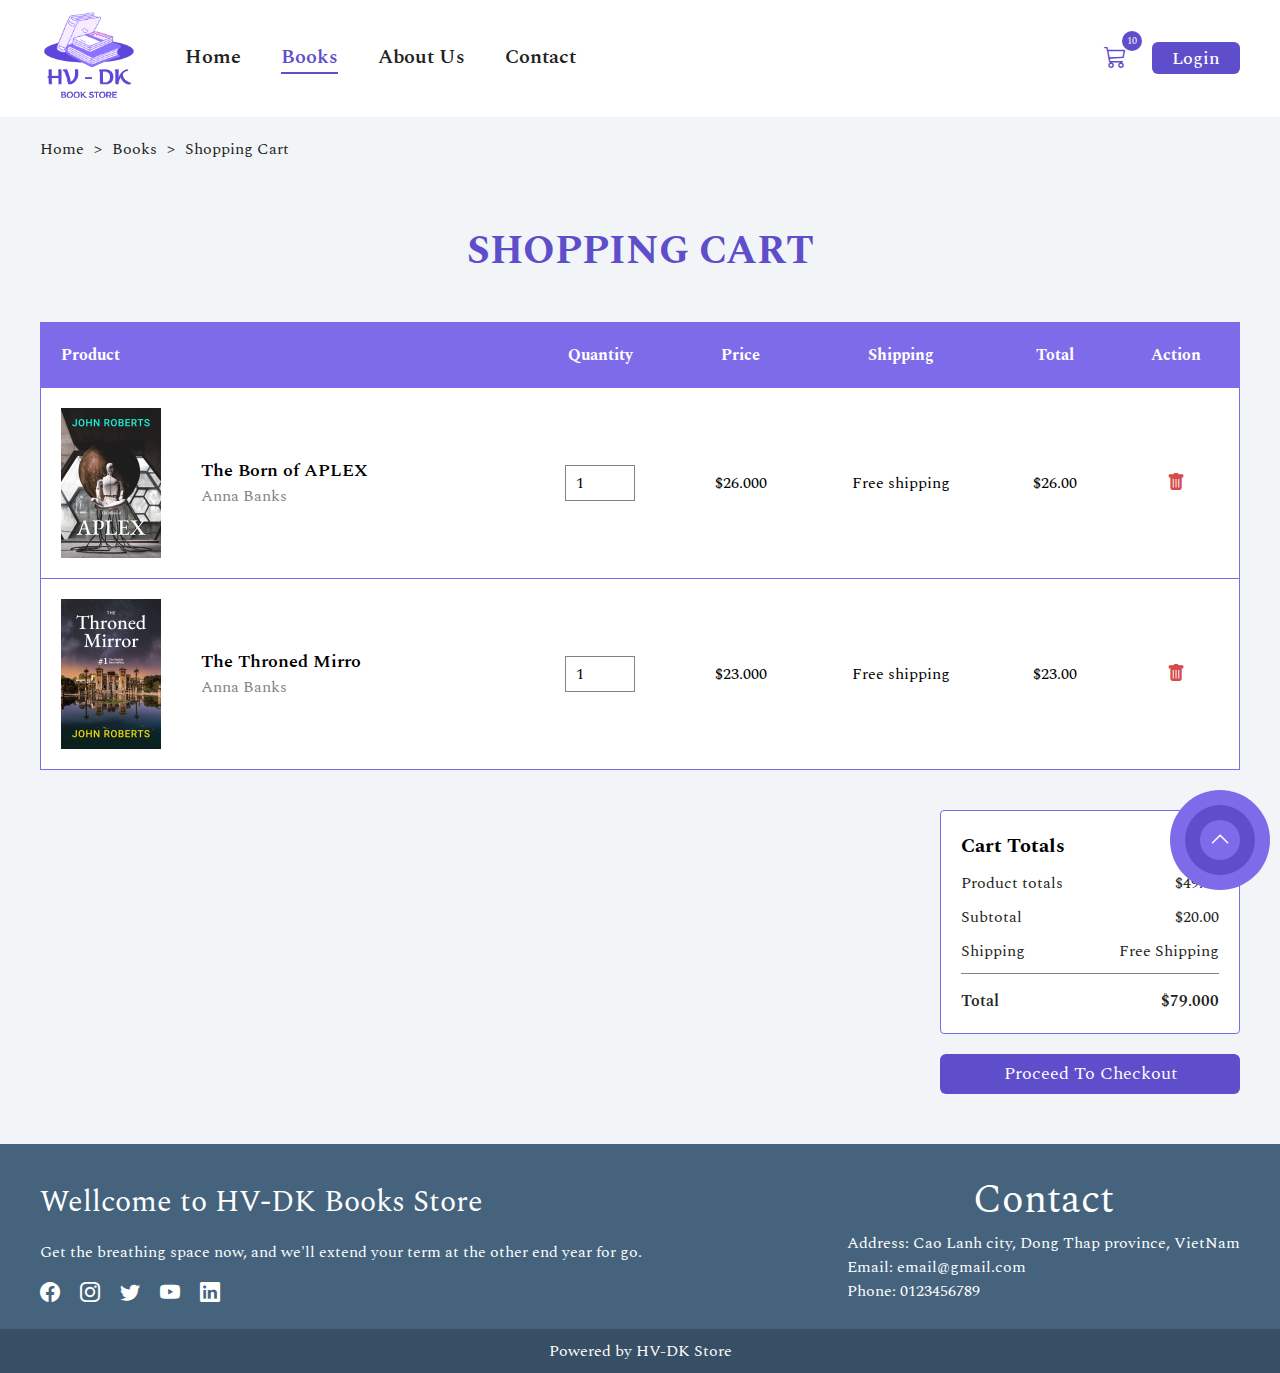
<file: cart.html>
<!DOCTYPE html>
<html lang="en">

<head>
    <meta charset="UTF-8">
    <meta name="viewport" content="width=device-width, initial-scale=1.0">
    <title>Quản lí Book Store</title>
    <link rel="stylesheet" href="https://cdn.jsdelivr.net/npm/bootstrap-icons@1.11.1/font/bootstrap-icons.css">
    <link href="https://fonts.googleapis.com/css2?family=Spectral:wght@400;500;600;700&display=swap" rel="stylesheet">
    <link rel="stylesheet" href="./css/style.css">
</head>

<body>
    <!-- HEADER START -->
    <header class="header" id="header">
        <div class="header__container container">
            <div class="header__left">
                <div class="logo">
                    <a href="./index.html">
                        <img src="./images/logo.png" alt="logo">
                    </a>
                </div>
                <ul class="header__menu">
                    <li>
                        <a href="./index.html">Home</a>
                    </li>
                    <li class="active">
                        <a href="./books.html">Books</a>
                    </li>
                    <li>
                        <a href="./about.html">About Us</a>
                    </li>
                    <li>
                        <a href="./contact.html">Contact</a>
                    </li>
                </ul>
            </div>

            <div class="header__right">
                <div class="header__cart">
                    <a href="./cart.html">
                        <i class="bi bi-cart3"></i>
                    </a>
                    <span class="cart-count">10</span>
                </div>
                <div class="header__actions">
                    <a href="./login-signup.html" class="btn btn-sm header__login show">Login</a>
                    <div class="user__actions">
                        <div class="avatar">
                            <img src="./images/avatar.png" alt="">
                        </div>
                        <i class="bi bi-caret-down-fill"></i>
                        <ul class="action__list">
                            <li>
                                <a href="./myaccount.html">My account</a>
                            </li>
                            <li>
                                <a href="./checkout.html">Check out</a>
                            </li>
                            <li class="log-out">
                                <span>Log out</span>
                                <i class="bi bi-box-arrow-right"></i>
                            </li>
                        </ul>
                    </div>
                </div>
            </div>
        </div>
    </header>
    <!-- HEADER END -->

    <!-- SCROLL PAGE START -->
    <div class="scroll__page">
        <a href="#header">
            <i class="bi bi-chevron-up"></i>
        </a>
    </div>
    <!--  SCROLL PAGE START -->

    <!-- BREAD START -->
    <section class="breadcrumb">
        <ul class="breadcrumb__list container">
            <li><a href="./index.html" class="breadcrumb__link">Home</a></li>
            <li><span class="breadcrumb__link">></span></li>
            <li><a href="./books.html" class="breadcrumb__link">Books</a></li>
            <li><span class="breadcrumb__link">></span></li>
            <li><a href="./cart.html" class="breadcrumb__link">Shopping Cart</a></li>
        </ul>
    </section>
    <!-- BREAD END -->

    <!-- SHOPPING CART START -->
    <section class="shopping-cart">
        <div class="shopping-cart__container container">
            <h1 class="section__title">Shopping Cart</h1>

            <table class="table__cart">
                <thead>
                    <tr>
                        <th>Product</th>
                        <th>Quantity</th>
                        <th>Price</th>
                        <th>Shipping</th>
                        <th>Total</th>
                        <th>Action</th>
                    </tr>
                </thead>
                <tbody>
                    <tr>
                        <td>
                            <img src="./images/theBornOfAplex.jpg" class="product__img">
                            <div class="product__info">
                                <span class="product__name">The Born of APLEX</span>
                                <span class="product__author">Anna Banks</span>
                            </div>
                        </td>
                        <td>
                            <input type="number" name="product quantity" min="0" value="1" class="product__quantity">
                        </td>
                        <td>$26.000</td>
                        <td>Free shipping</td>
                        <td>$26.00</td>
                        <td>
                            <i class="bi bi-trash-fill product__trash"></i>
                        </td>
                    </tr>
                    <tr>
                        <td>
                            <img src="./images/thronedMirror.jpg" class="product__img">
                            <div class="product__info">
                                <span class="product__name">The Throned Mirro</span>
                                <span class="product__author">Anna Banks</span>
                            </div>
                        </td>
                        <td>
                            <input type="number" name="product quantity" min="0" value="1" class="product__quantity">
                        </td>
                        <td>$23.000</td>
                        <td>Free shipping</td>
                        <td>$23.00</td>
                        <td>
                            <i class="bi bi-trash-fill product__trash"></i>
                        </td>
                    </tr>
                </tbody>
            </table>

            <div class="cart__bill">
                <div class="cart__totals">
                    <h3 class="cart__totals-title">Cart Totals</h3>
                    <div class="total__group">
                        <p>Product totals</p>
                        <span class="product__total">$49.00</span>
                    </div>
                    <div class="total__group">
                        <p>Subtotal</p>
                        <span class="subtotal">$20.00</span>
                    </div>
                    <div class="total__group">
                        <p>Shipping</p>
                        <span class="shipping">Free Shipping</span>
                    </div>
                    <div class="total__group">
                        <p>Total</p>
                        <span class="totals">$79.000</span>
                    </div>
                </div>
                <div class="bill__action">
                    <a href="./checkout.html" class="btn btn-lg">Proceed To Checkout</a>
                </div>
            </div>
        </div>
    </section>
    <!-- SHOPPING CART END -->


    <!-- OVERLAY START -->
    <div class="overlay">
        <div class="overlay__content">
            <div class="overlay__delete">
                <h1 class="overplay__title">Delete</h1>
                <p class="overplay__desc">
                    Are you sure you want to delete?
                </p>
                <div class="actions">
                    <button class="no__action">Close</button>
                    <button class="sure__action">Yes, Delete</button>
                </div>
            </div>
        </div>
    </div>
    <!-- OVERLAY END -->


    <!-- FOOTER START -->
    <footer class="footer">
        <div class="footer__container container">
            <div class="footer__social">
                <p class="social__title">Wellcome to HV-DK Books Store</p>
                <p>Get the breathing space now, and we'll extend your term at the other end year for go.</p>
                <div class="social__list">
                    <a href="#"><i class="bi bi-facebook"></i></a>
                    <a href="#"><i class="bi bi-instagram"></i></a>
                    <a href="#"><i class="bi bi-twitter"></i></a>
                    <a href="#"><i class="bi bi-youtube"></i></a>
                    <a href="#"><i class="bi bi-linkedin"></i></a>
                </div>
            </div>

            <div class="footer__contact">
                <p class="contact__title">Contact</p>
                <p>
                    Address: Cao Lanh city, Dong Thap province, VietNam
                    <br>
                    Email: email@gmail.com
                    <br>
                    Phone: 0123456789
                </p>
            </div>
        </div>
        <div class="footer__design">
            <p>Powered by HV-DK Store</p>
        </div>
    </footer>
    <!-- FOOTER END -->

    <script type="module" src="./js/cart.js"></script>

</body>

</html>
</file>
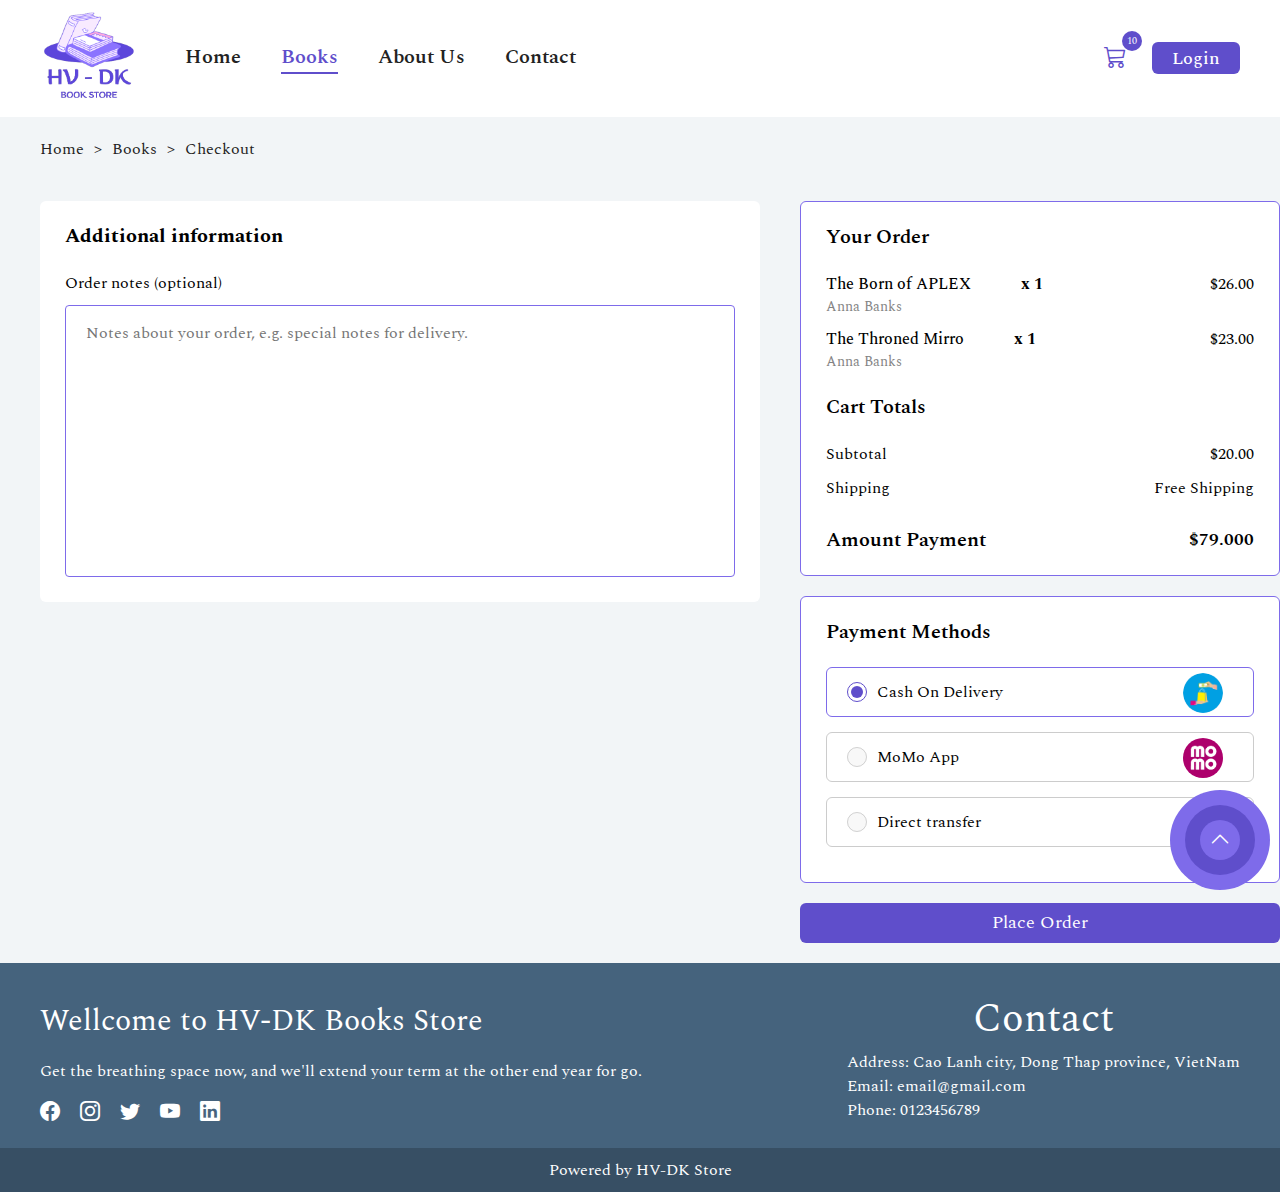
<file: checkout.html>
<!DOCTYPE html>
<html lang="en">

<head>
    <meta charset="UTF-8">
    <meta name="viewport" content="width=device-width, initial-scale=1.0">
    <title>Quản lí Book Store</title>
    <link rel="stylesheet" href="https://cdn.jsdelivr.net/npm/bootstrap-icons@1.11.1/font/bootstrap-icons.css">
    <link href="https://fonts.googleapis.com/css2?family=Spectral:wght@400;500;600;700&display=swap" rel="stylesheet">
    <link rel="stylesheet" href="./css/style.css">
</head>

<body>
    <!-- HEADER START -->
    <header class="header" id="header">
        <div class="header__container container">
            <div class="header__left">
                <div class="logo">
                    <a href="./index.html">
                        <img src="./images/logo.png" alt="logo">
                    </a>
                </div>
                <ul class="header__menu">
                    <li>
                        <a href="./index.html">Home</a>
                    </li>
                    <li class="active">
                        <a href="./books.html">Books</a>
                    </li>
                    <li>
                        <a href="./about.html">About Us</a>
                    </li>
                    <li>
                        <a href="./contact.html">Contact</a>
                    </li>
                </ul>
            </div>

            <div class="header__right">
                <div class="header__cart">
                    <a href="./cart.html">
                        <i class="bi bi-cart3"></i>
                    </a>
                    <span class="cart-count">10</span>
                </div>
                <div class="header__actions">
                    <a href="./login-signup.html" class="btn btn-sm header__login show">Login</a>
                    <div class="user__actions">
                        <div class="avatar">
                            <img src="./images/avatar.png" alt="">
                        </div>
                        <i class="bi bi-caret-down-fill"></i>
                        <ul class="action__list">
                            <li>
                                <a href="./myaccount.html">My account</a>
                            </li>
                            <li>
                                <a href="./checkout.html">Check out</a>
                            </li>
                            <li class="log-out">
                                <span>Log out</span>
                                <i class="bi bi-box-arrow-right"></i>
                            </li>
                        </ul>
                    </div>
                </div>
            </div>
        </div>
    </header>
    <!-- HEADER END -->

    <!-- BREAD START -->
    <section class="breadcrumb">
        <ul class="breadcrumb__list container">
            <li><a href="./index.html" class="breadcrumb__link">Home</a></li>
            <li><span class="breadcrumb__link">></span></li>
            <li><a href="./books.html" class="breadcrumb__link">Books</a></li>
            <li><span class="breadcrumb__link">></span></li>
            <li><a href="./checkout.html" class="breadcrumb__link">Checkout</a></li>
        </ul>
    </section>
    <!-- BREAD END -->
    
    <!-- SCROLL PAGE START -->
    <div class="scroll__page">
        <a href="#header">
            <i class="bi bi-chevron-up"></i>
        </a>
    </div>
    <!--  SCROLL PAGE START -->

    <!-- BREAD START -->
    <section class="checkout">
        <div class="checkout__container container">
            <div class="checkout__details">
                <!-- <div class="checkout__title">Billing details</div> -->
                <form class="checkout__form" autocomplete="on">
                    <h1 class="notes__title">Additional information</h1>
                    <p class="notes__desc">Order notes (optional)</p>
                    <textarea rows="10" name="Notes message" class="notes__message"
                        placeholder="Notes about your order, e.g. special notes for delivery."></textarea>
                </form>
            </div>
            <div class="checkout__order">
                <div class="order__content">
                    <div class="order__product">
                        <h2 class="order__title">Your Order</h2>
                        <div class="order__item">
                            <div class="order__info">
                                <div class="product__info">
                                    <span class="product__name">The Born of APLEX</span>
                                    <span class="product__author">Anna Banks</span>
                                </div>
                                <span class="product__amount">x 1</span>
                            </div>
                            <p class="order__total">$26.00</p>
                        </div>
                        <div class="order__item">
                            <div class="order__info">
                                <div class="product__info">
                                    <span class="product__name">The Throned Mirro</span>
                                    <span class="product__author">Anna Banks</span>
                                </div>
                                <span class="product__amount">x 1</span>
                            </div>
                            <p class="order__total">$23.00</p>
                        </div>
                    </div>
                    <div class="order__cart-total">
                        <h2 class="order__title">Cart Totals</h2>
                        <div class="order__group">
                            <p>Subtotal</p>
                            <span class="subtotal">$20.00</span>
                        </div>
                        <div class="order__group">
                            <p>Shipping</p>
                            <span class="shipping">Free Shipping</span>
                        </div>
                    </div>
                    <div class="order__amount-payment">
                        <h2 class="order__title">Amount Payment</h2>
                        <div class="amount__payment">$79.000</div>
                    </div>
                </div>
                <div class="payment__methods">
                    <h2 class="payment__title">Payment Methods</h2>
                    <label class="active">
                        <input type="radio" name="payment" checked>
                        Cash On Delivery
                        <div class="payment__image">
                            <img src="./images/payment_0.png" alt="">
                        </div>
                    </label>
                    <label>
                        <input type="radio" name="payment" disabled>
                        MoMo App
                        <div class="payment__image">
                            <img src="./images/payment_1.png" alt="">
                        </div>
                    </label>
                    <label>
                        <input type="radio" name="payment" disabled>
                        Direct transfer
                        <div class="payment__image">
                            <img src="./images/payment_2.jpg" alt="">
                        </div>
                    </label>
                </div>
                <a href="#" class="btn btn-lg">Place Order</a>
            </div>
        </div>
    </section>
    <!-- BREAD END -->


    <!-- FOOTER START -->
    <footer class="footer">
        <div class="footer__container container">
            <div class="footer__social">
                <p class="social__title">Wellcome to HV-DK Books Store</p>
                <p>Get the breathing space now, and we'll extend your term at the other end year for go.</p>
                <div class="social__list">
                    <a href="#"><i class="bi bi-facebook"></i></a>
                    <a href="#"><i class="bi bi-instagram"></i></a>
                    <a href="#"><i class="bi bi-twitter"></i></a>
                    <a href="#"><i class="bi bi-youtube"></i></a>
                    <a href="#"><i class="bi bi-linkedin"></i></a>
                </div>
            </div>

            <div class="footer__contact">
                <p class="contact__title">Contact</p>
                <p>
                    Address: Cao Lanh city, Dong Thap province, VietNam
                    <br>
                    Email: email@gmail.com
                    <br>
                    Phone: 0123456789
                </p>
            </div>
        </div>
        <div class="footer__design">
            <p>Powered by HV-DK Store</p>
        </div>
    </footer>
    <!-- FOOTER END -->

    <script type="module" src="./js/module-header.js"></script>

</body>

</html>
</file>
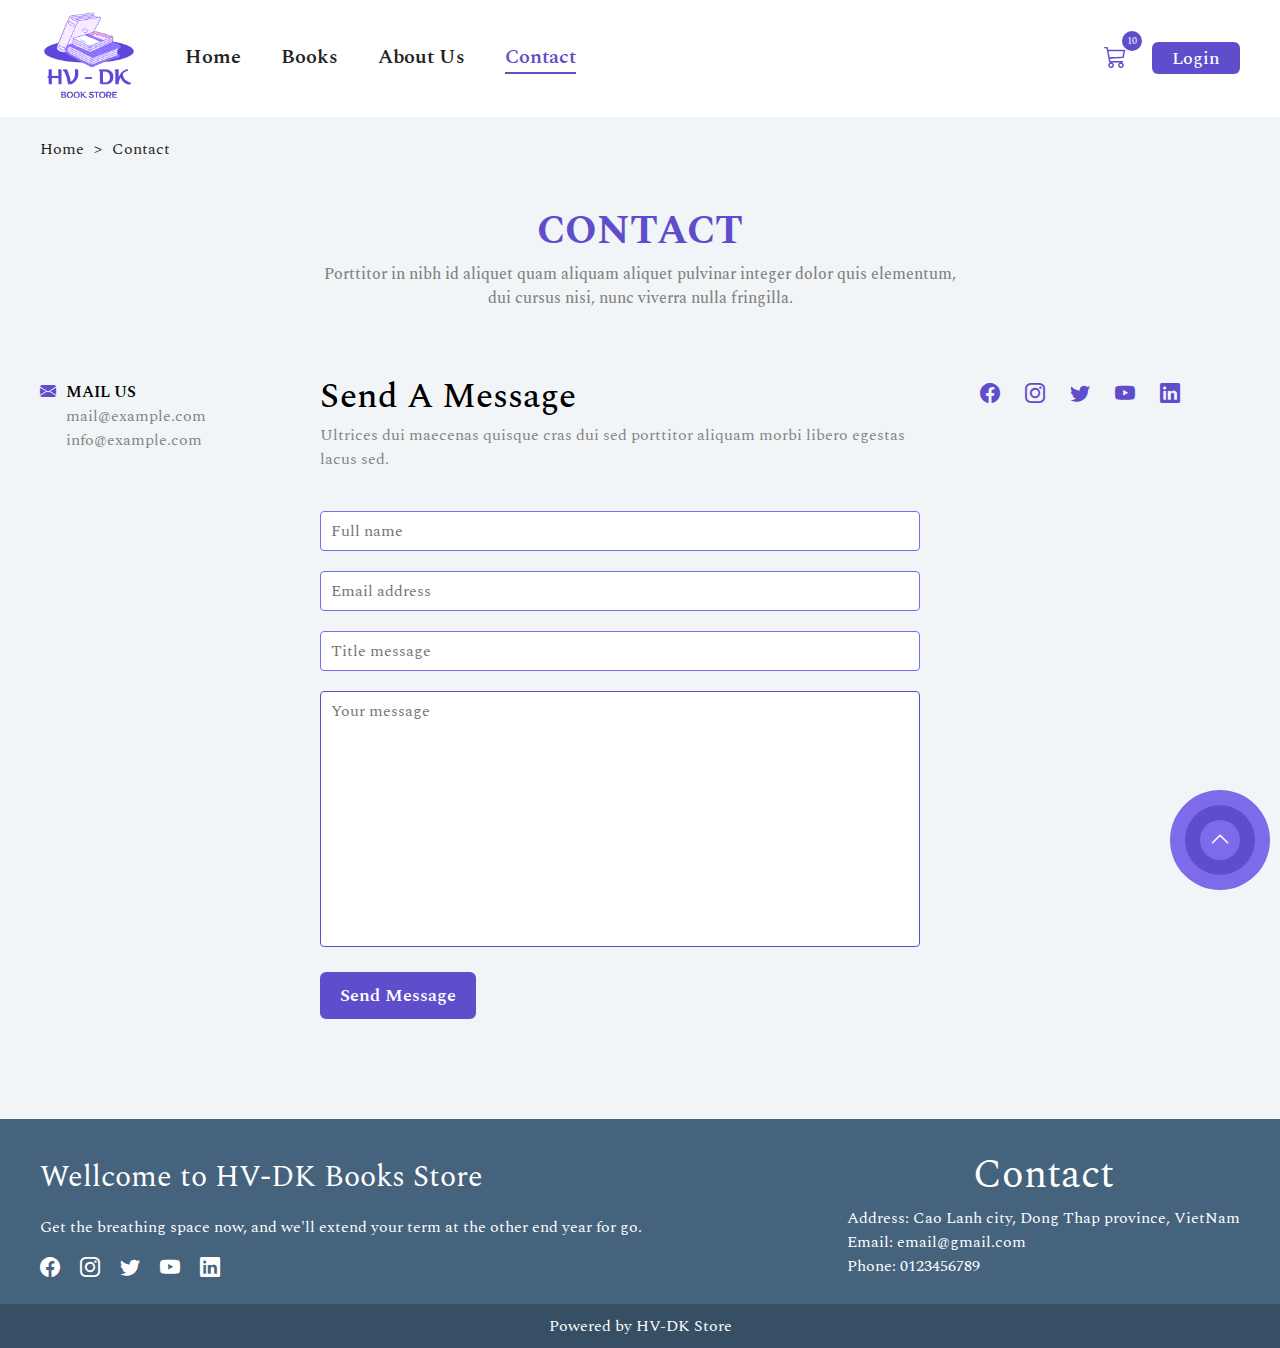
<file: contact.html>
<!DOCTYPE html>
<html lang="en">

<head>
    <meta charset="UTF-8">
    <meta name="viewport" content="width=device-width, initial-scale=1.0">
    <title>Quản lí Book Store</title>
    <link rel="stylesheet" href="https://cdn.jsdelivr.net/npm/bootstrap-icons@1.11.1/font/bootstrap-icons.css">
    <link href="https://fonts.googleapis.com/css2?family=Spectral:wght@400;500;600;700&display=swap" rel="stylesheet">
    <link rel="stylesheet" href="./css/style.css">
</head>

<body>
    <!-- HEADER START -->
    <header class="header" id="header">
        <div class="header__container container">
            <div class="header__left">
                <div class="logo">
                    <a href="./index.html">
                        <img src="./images/logo.png" alt="logo">
                    </a>
                </div>
                <ul class="header__menu">
                    <li>
                        <a href="./index.html">Home</a>
                    </li>
                    <li>
                        <a href="./books.html">Books</a>
                    </li>
                    <li>
                        <a href="./about.html">About Us</a>
                    </li>
                    <li class="active">
                        <a href="./contact.html">Contact</a>
                    </li>
                </ul>
            </div>

            <div class="header__right">
                <div class="header__cart">
                    <a href="./cart.html">
                        <i class="bi bi-cart3"></i>
                    </a>
                    <span class="cart-count">10</span>
                </div>
                <div class="header__actions">
                    <a href="./login-signup.html" class="btn btn-sm header__login show">Login</a>
                    <div class="user__actions">
                        <div class="avatar">
                            <img src="./images/avatar.png" alt="">
                        </div>
                        <i class="bi bi-caret-down-fill"></i>
                        <ul class="action__list">
                            <li>
                                <a href="./myaccount.html">My account</a>
                            </li>
                            <li>
                                <a href="./checkout.html">Check out</a>
                            </li>
                            <li class="log-out">
                                <span>Log out</span>
                                <i class="bi bi-box-arrow-right"></i>
                            </li>
                        </ul>
                    </div>
                </div>
            </div>
        </div>
    </header>
    <!-- HEADER END -->

    <!-- SCROLL PAGE START -->
    <div class="scroll__page">
        <a href="#header">
            <i class="bi bi-chevron-up"></i>
        </a>
    </div>
    <!--  SCROLL PAGE START -->

    <!-- BREAD START -->
    <section class="breadcrumb">
        <ul class="breadcrumb__list container">
            <li><a href="./index.html" class="breadcrumb__link">Home</a></li>
            <li><span class="breadcrumb__link">></span></li>
            <li><a href="./contact.html" class="breadcrumb__link">Contact</a></li>
        </ul>
    </section>
    <!-- BREAD END -->

    <!-- CONTACT START -->
    <section class="contact">
        <div class="contact__container container">
            <div class="section__heading float-up animated-scroll">
                <h1 class="section__title">Contact</h1>
                <p class="section__description">
                    Porttitor in nibh id aliquet quam aliquam aliquet pulvinar integer dolor quis elementum, dui cursus
                    nisi, nunc viverra nulla fringilla.
                </p>
            </div>

            <div class="contact__content">
                <div class="contact__mail left-to-right animated-scroll">
                    <div class="mail__icon">
                        <i class="bi bi-envelope-fill"></i>
                    </div>
                    <div class="mail__content">
                        <p class="mail__title">MAIL US</p>
                        <p class="mail__text">mail@example.com</p>
                        <p class="mail__text">info@example.com</p>
                    </div>
                </div>
                <div class="contact__input float-up animated-scroll">
                    <div class="input__heading">
                        <h2 class="input__title">Send A Message</h2>
                        <p class="input__description">
                            Ultrices dui maecenas quisque cras dui sed porttitor aliquam morbi
                            libero egestas lacus sed.
                        </p>
                    </div>
                    <form class="form__contact-input">
                        <input type="text" placeholder="Full name" name="Full name" required>
                        <input type="email" placeholder="Email address" name="Email address" required>
                        <input type="text" placeholder="Title message" name="Title message" required>
                        <textarea name="Your message" placeholder="Your message" rows="10" required></textarea>
                        <button type="submit" class="btn btn-lg">Send Message</button>
                    </form>
                </div>
                <div class="contact__socials right-to-left animated-scroll">
                    <a href="#"><i class="bi bi-facebook"></i></a>
                    <a href="#"><i class="bi bi-instagram"></i></a>
                    <a href="#"><i class="bi bi-twitter"></i></a>
                    <a href="#"><i class="bi bi-youtube"></i></a>
                    <a href="#"><i class="bi bi-linkedin"></i></a>
                </div>

            </div>
        </div>
    </section>
    <!-- CONTACT END -->

    <!-- FOOTER START -->
    <footer class="footer">
        <div class="footer__container container">
            <div class="footer__social">
                <p class="social__title">Wellcome to HV-DK Books Store</p>
                <p>Get the breathing space now, and we'll extend your term at the other end year for go.</p>
                <div class="social__list">
                    <a href="#"><i class="bi bi-facebook"></i></a>
                    <a href="#"><i class="bi bi-instagram"></i></a>
                    <a href="#"><i class="bi bi-twitter"></i></a>
                    <a href="#"><i class="bi bi-youtube"></i></a>
                    <a href="#"><i class="bi bi-linkedin"></i></a>
                </div>
            </div>

            <div class="footer__contact">
                <p class="contact__title">Contact</p>
                <p>
                    Address: Cao Lanh city, Dong Thap province, VietNam
                    <br>
                    Email: email@gmail.com
                    <br>
                    Phone: 0123456789
                </p>
            </div>
        </div>
        <div class="footer__design">
            <p>Powered by HV-DK Store</p>
        </div>
    </footer>
    <!-- FOOTER END -->

    <script type="module" src="./js/module-header.js"></script>
    <script type="module" src="./js/module-animated.js"></script>
</body>

</html>
</file>
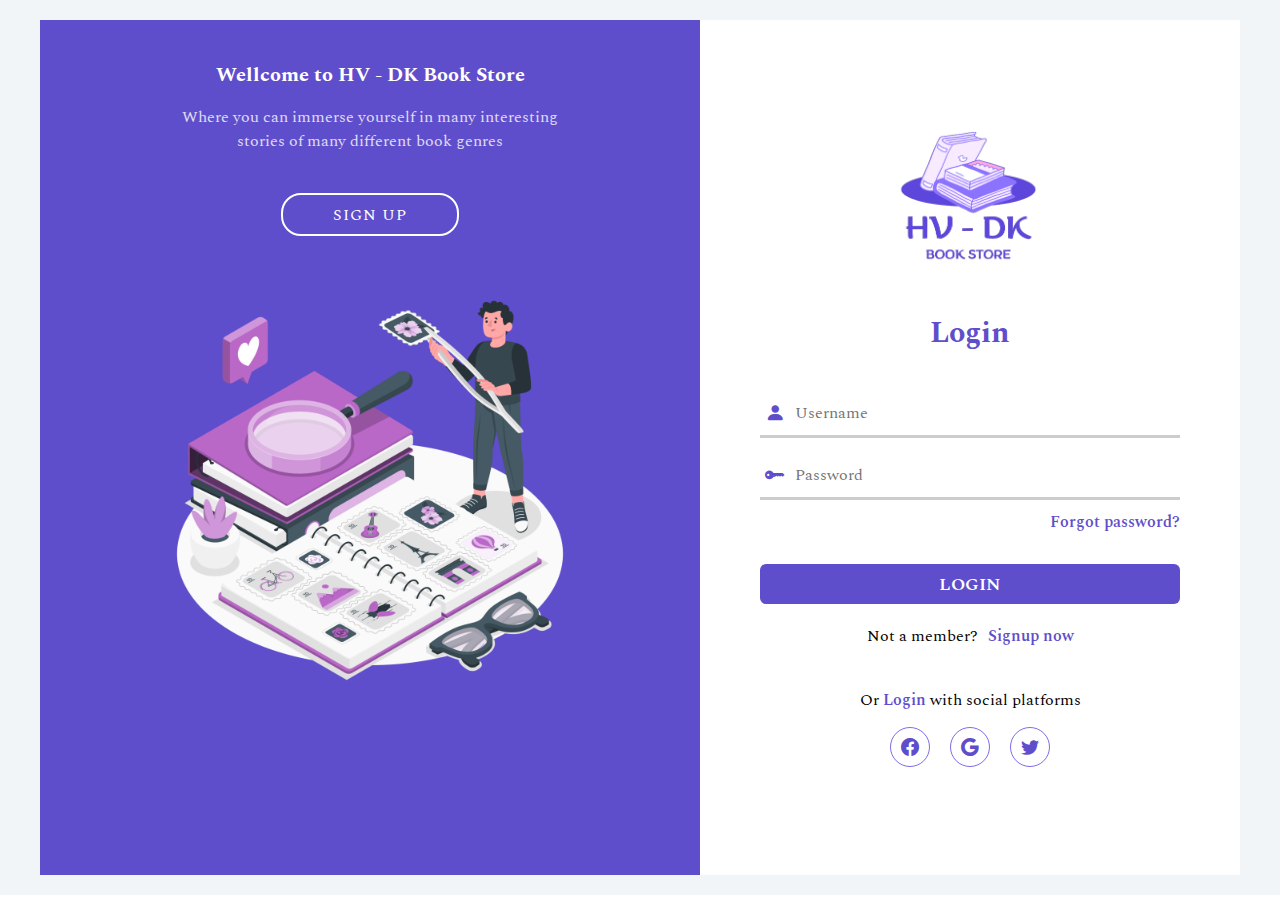
<file: login-signup.html>
<!DOCTYPE html>
<html lang="en">

<head>
    <meta charset="UTF-8">
    <meta name="viewport" content="width=device-width, initial-scale=1.0">
    <title>Quản lí Book Store</title>
    <link rel="stylesheet" href="https://cdn.jsdelivr.net/npm/bootstrap-icons@1.11.1/font/bootstrap-icons.css">
    <link href="https://fonts.googleapis.com/css2?family=Spectral:wght@400;500;600;700&display=swap" rel="stylesheet">
    <link rel="stylesheet" href="./css/style.css">
</head>

<body>
    <!-- LOGIN SIGNUP START -->
    <section class="login-signup">
        <div class="login-signup__container container">
            <div class="login">
                <form action="" class="login__form">
                    <div class="logo">
                        <a href="./index.html">
                            <img src="./images/logo.png" alt="logo">
                        </a>
                    </div>
                    <h1 class="form__heading">Login</h1>
                    <div class="input__group">
                        <i class="bi bi-person-fill"></i>
                        <input type="text" placeholder="Username" required>
                    </div>
                    <div class="input__group">
                        <i class="bi bi-key-fill"></i>
                        <input type="password" placeholder="Password" required>
                    </div>
                    <button type="button" class="forgot__pass">Forgot password?</button>
                    <button type="submit" class="btn btn-lg">LOGIN</button>

                    <div class="form__box">
                        <p>Not a member?</p>
                        <span class="change__form">Signup now</span>
                    </div>
                    <p class="social__text">Or <span>Login</span> with social platforms</p>
                    <div class="social__list">
                        <a href="#"><i class="bi bi-facebook"></i></a>
                        <a href="#"><i class="bi bi-google"></i></i></a>
                        <a href="#"><i class="bi bi-twitter"></i></a>
                    </div>
                </form>
            </div>
            <div class="sigup">
                <form action="" class="signup__form">
                    <h1 class="form__heading">Create a new account</h1>
                    <div class="input__group">
                        <i class="bi bi-person-fill"></i>
                        <input type="text" placeholder="Username" required>
                    </div>
                    <div class="input__group">
                        <i class="bi bi-envelope-fill"></i>
                        <input type="email" placeholder="Email" required>
                    </div>
                    <div class="input__group">
                        <i class="bi bi-key-fill"></i>
                        <input type="password" placeholder="Password" required>
                    </div>
                    <div class="input__group">
                        <i class="bi bi-shield-lock-fill"></i>
                        <input type="password" placeholder="Confirm Password" required>
                    </div>
                    <button type="submit" class="btn btn-lg">SIGN UP</button>
                    <div class="form__box">
                        <p>Already have an account?</p>
                        <span class="change__form">Login here</span>
                    </div>
                    <p class="social__text">Or <span>Signup</span> with social platforms</p>
                    <div class="social__list">
                        <a href="#"><i class="bi bi-facebook"></i></a>
                        <a href="#"><i class="bi bi-google"></i></i></a>
                        <a href="#"><i class="bi bi-twitter"></i></a>
                    </div>
                </form>
            </div>

            <div class="caption__form">
                <div class="cap__login">
                    <h2>Wellcome to HV - DK Book Store</h2>
                    <p>
                        Where you can immerse yourself in many interesting stories of many different book genres
                    </p>
                    <button class="change__form">Sign up</button>
                    <div class="caption__image">
                        <img src="./images/login.png" alt="">
                    </div>
                </div>
                <div class="cap__signup">
                    <h2>Wellcome to HV - DK Book Store</h2>
                    <p>
                        Where you can immerse yourself in many interesting stories of many different book genres
                    </p>
                    <button class="change__form">Login</button>
                    <div class="caption__image">
                        <img src="./images/signup.png" alt="">
                    </div>
                </div>
            </div>
        </div>
    </section>
    <!-- LOGIN SIGNUP END -->

    <!-- OVERLAY START -->
    <div class="overlay">
        <div class="overlay__content">
            <div class="overlay__forgot-pass">
                <h2 class="forgot__title">Password Recovery</h2>
                <p class="forgot__description">The password will be sent to the email address you registered</p>
                <form action="">
                    <input type="text" placeholder="Enter your username" required>
                    <input type="email" placeholder="Enter your email" required>
                    <div class="form__action">
                        <button type="button" class="no__action">Cancel</button>
                        <button type="submit" class="sure__action">Send</button>
                    </div>
                </form>
            </div>
        </div>
    </div>
    <!-- OVERLAY END -->

    <script type="module" src="./js/login.js"></script>

</body>

</html>
</file>
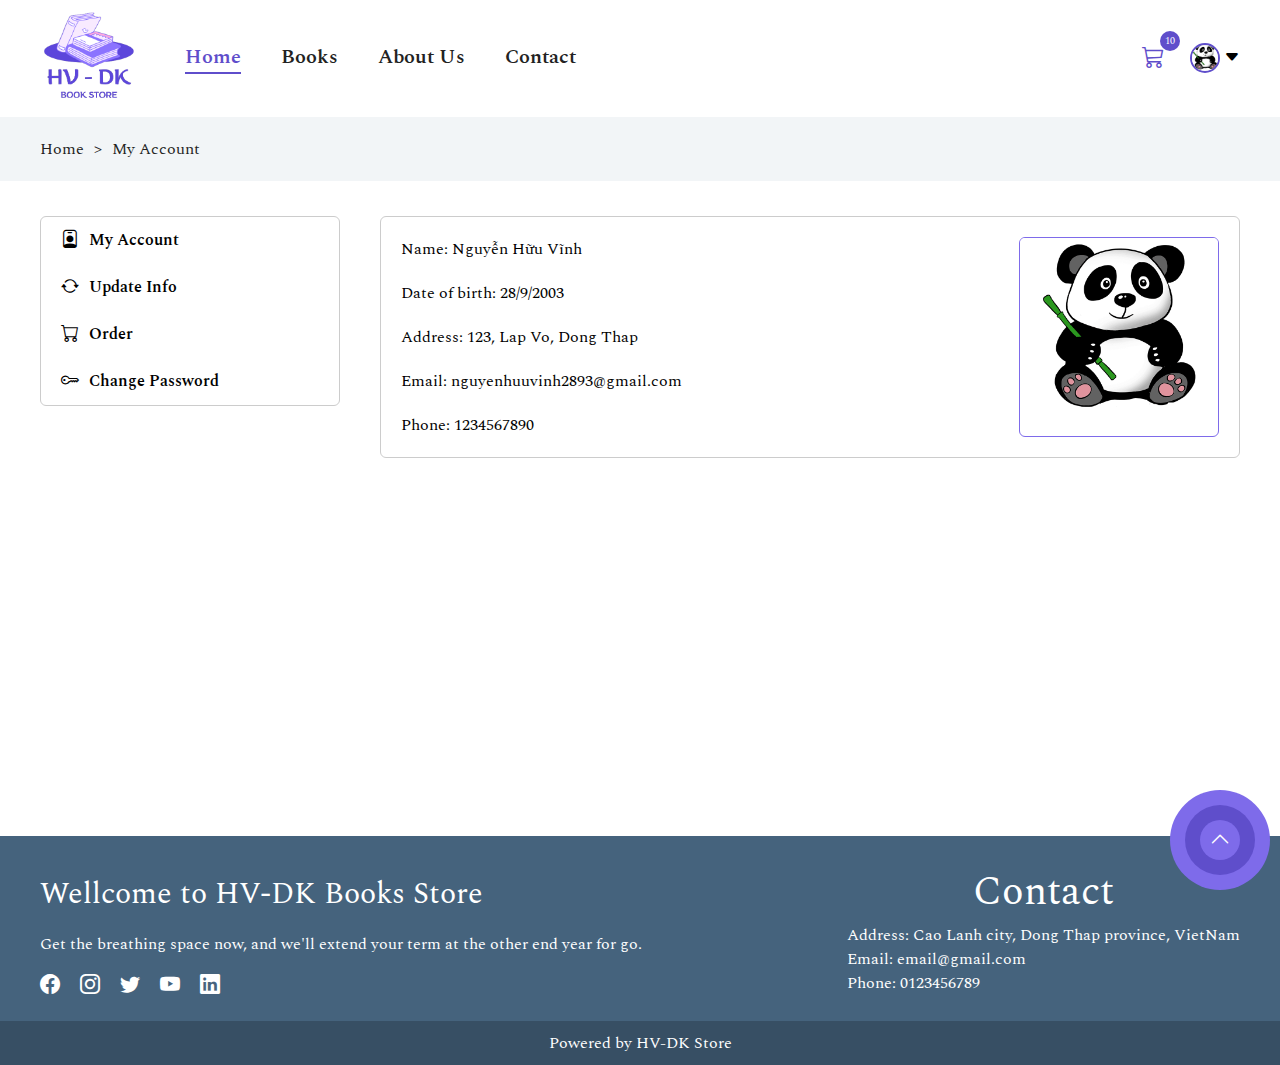
<file: myaccount.html>
<!DOCTYPE html>
<html lang="en">

<head>
    <meta charset="UTF-8">
    <meta name="viewport" content="width=device-width, initial-scale=1.0">
    <title>Quản lí Book Store</title>
    <link rel="stylesheet" href="https://cdn.jsdelivr.net/npm/bootstrap-icons@1.11.1/font/bootstrap-icons.css">
    <link href="https://fonts.googleapis.com/css2?family=Spectral:wght@400;500;600;700&display=swap" rel="stylesheet">
    <link rel="stylesheet" href="./css/style.css">
</head>

<body>
    <!-- HEADER START -->
    <header class="header" id="header">
        <div class="header__container container">
            <div class="header__left">
                <div class="logo">
                    <a href="./index.html">
                        <img src="./images/logo.png" alt="logo">
                    </a>
                </div>
                <ul class="header__menu">
                    <li class="active">
                        <a href="./index.html">Home</a>
                    </li>
                    <li>
                        <a href="./books.html">Books</a>
                    </li>
                    <li>
                        <a href="./about.html">About Us</a>
                    </li>
                    <li>
                        <a href="./contact.html">Contact</a>
                    </li>
                </ul>
            </div>

            <div class="header__right">
                <div class="header__cart">
                    <a href="./cart.html">
                        <i class="bi bi-cart3"></i>
                    </a>
                    <span class="cart-count">10</span>
                </div>
                <div class="header__actions">
                    <a href="./login-signup.html" class="btn btn-sm header__login">Login</a>
                    <div class="user__actions show">
                        <div class="avatar">
                            <img src="./images/avatar.png" alt="">
                        </div>
                        <i class="bi bi-caret-down-fill"></i>
                        <ul class="action__list">
                            <li>
                                <a href="./myaccount.html">My account</a>
                            </li>
                            <li>
                                <a href="./checkout.html">Check out</a>
                            </li>
                            <li class="log-out">
                                <span>Log out</span>
                                <i class="bi bi-box-arrow-right"></i>
                            </li>
                        </ul>
                    </div>
                </div>
            </div>
        </div>
    </header>
    <!-- HEADER END -->

    <!-- SCROLL PAGE START -->
    <div class="scroll__page">
        <a href="#header">
            <i class="bi bi-chevron-up"></i>
        </a>
    </div>
    <!--  SCROLL PAGE START -->

    <!-- BREAD START -->
    <section class="breadcrumb">
        <ul class="breadcrumb__list container">
            <li><a href="./index.html" class="breadcrumb__link">Home</a></li>
            <li><span class="breadcrumb__link">></span></li>
            <li><a href="./myaccount.html" class="breadcrumb__link">My Account</a></li>
        </ul>
    </section>
    <!-- BREAD END -->

    <!-- ACCOUNT START -->
    <section class="account">
        <div class="account__container container">
            <div class="account__siderbar">
                <span class="sidebar__item" data-target="#my-account">
                    <i class="bi bi-person-badge"></i>
                    My Account
                </span>
                <span class="sidebar__item" data-target="#update-info">
                    <i class="bi bi-arrow-repeat"></i>
                    Update Info
                </span>
                <span class="sidebar__item" data-target="#order">
                    <i class="bi bi-cart"></i>
                    Order
                </span>
                <span class="sidebar__item" data-target="#change-password">
                    <i class="bi bi-key"></i>
                    Change Password
                </span>
            </div>
            <div class="account__main">
                <div class="account__content active" id="my-account">
                    <div class="account__info">
                        <div class="account__group">
                            <span>Name: </span>
                            <span class="account__name">Nguyễn Hữu Vĩnh</span>
                        </div>
                        <div class="account__group">
                            <span>Date of birth: </span>
                            <span class="account__address">28/9/2003</span>
                        </div>
                        <div class="account__group">
                            <span>Address: </span>
                            <span class="account__address">123, Lap Vo, Dong Thap</span>
                        </div>
                        <div class="account__group">
                            <span>Email: </span>
                            <span class="account__email">nguyenhuuvinh2893@gmail.com</span>
                        </div>
                        <div class="account__group">
                            <span>Phone: </span>
                            <span class="account__phone">1234567890</span>
                        </div>
                    </div>
                    <div class="account__avatar">
                        <img src="./images/avatar.png" alt="">
                    </div>
                </div>
                <div class="account__content" id="update-info">
                    <form class="form__update" autocomplete="on">
                        <div class="form__group">
                            <h3 class="form__title">Name <span>*</span></h3>
                            <input type="text" placeholder="Enter your full name" required>
                        </div>
                        <div class="form__group">
                            <h3 class="form__title">Date Of Birth <span>*</span></h3>
                            <input type="date" name="date of birth" required>
                        </div>
                        <div class="form__group">
                            <h3 class="form__title">Street Address <span>*</span></h3>
                            <input type="text" name="house number" placeholder="House number and street name" required>
                        </div>
                        <div class="form__group">
                            <h3 class="form__title">Town / City <span>*</span></h3>
                            <input type="text" name="Town or City" placeholder="Town, City" required>
                        </div>
                        <div class="form__group">
                            <h3 class="form__title">Province <span>*</span></h3>
                            <input type="text" name="Province" placeholder="Province" required>
                        </div>
                        <div class="form__group">
                            <h3 class="form__title">Email <span>*</span></h3>
                            <input type="text" placeholder="Enter your email" required>
                        </div>
                        <div class="form__group">
                            <h3 class="form__title">Phone <span>*</span></h3>
                            <input type="text" placeholder="Enter your phone number" required>
                        </div>
                        <button type="submit" class="btn btn-lg">Save Changes</button>

                    </form>
                </div>
                <div class="account__content" id="order">
                    <table class="table__order">
                        <thead>
                            <tr>
                                <th>Order #</th>
                                <th>Date</th>
                                <th>Product</th>
                                <th>Payments</th>
                                <th>Status</th>
                                <th>Action</th>
                            </tr>
                        </thead>
                        <tbody>
                            <tr>
                                <td>123456</td>
                                <td>12/5/2023</td>
                                <td>The Born of APLEX</td>
                                <td>$26.00</td>
                                <td class="new">
                                    New
                                </td>
                                <td>
                                    <i class="bi bi-trash-fill order__trash"></i>
                                </td>
                            </tr>
                            <tr>
                                <td>123456</td>
                                <td>12/5/2023</td>
                                <td>The Born of APLEX</td>
                                <td>$26.00</td>
                                <td class="delivering">
                                    Delivering
                                </td>
                                <td></td>
                            </tr>
                            <tr>
                                <td>123456</td>
                                <td>12/5/2023</td>
                                <td>The Born of APLEX</td>
                                <td>$26.00</td>
                                <td class="cancelled">
                                    Cancelled
                                </td>
                                <td></td>
                            </tr>
                            <tr>
                                <td>123456</td>
                                <td>12/5/2023</td>
                                <td>The Born of APLEX</td>
                                <td>$26.00</td>
                                <td class="completed">
                                    Completed
                                </td>
                                <td></td>
                            </tr>
                        </tbody>
                    </table>
                    <div class="pagination">
                        <button class="pagination__item prev">Previous</button>
                        <button class="pagination__item active">1</button>
                        <button class="pagination__item">2</button>
                        <button class="pagination__item">3</button>
                        <button class="pagination__item">4</button>
                        <button class="pagination__item">5</button>
                        <button class="pagination__item">6</button>
                        <button class="pagination__item next">Next</button>
                    </div>
                </div>
                <div class="account__content" id="change-password">
                    <form action="" class="form__change-pass">
                        <div class="form__group">
                            <h3 class="form__title">Current Password <span>*</span></h3>
                            <input type="password" placeholder="Enter current password">
                        </div>
                        <div class="form__group">
                            <h3 class="form__title">New Password <span>*</span></h3>
                            <input type="password" placeholder="Enter new password">
                        </div>
                        <div class="form__group">
                            <h3 class="form__title">Confirm Password <span>*</span></h3>
                            <input type="password" placeholder="Confirm new password">
                        </div>
                        <button type="submit" class="btn btn-lg">Save Change</button>
                    </form>
                </div>
            </div>
        </div>
    </section>
    <!-- ACCOUNT END -->

    <!-- OVERLAY START -->
    <div class="overlay">
        <div class="overlay__content">
            <div class="overlay__delete">
                <h1 class="overplay__title">Delete</h1>
                <p class="overplay__desc">
                    Are you sure you want to delete?
                </p>
                <div class="actions">
                    <button class="no__action">Close</button>
                    <button class="sure__action">Yes, Delete</button>
                </div>
            </div>
        </div>
    </div>
    <!-- OVERLAY END -->


    <!-- FOOTER START -->
    <footer class="footer">
        <div class="footer__container container">
            <div class="footer__social">
                <p class="social__title">Wellcome to HV-DK Books Store</p>
                <p>Get the breathing space now, and we'll extend your term at the other end year for go.</p>
                <div class="social__list">
                    <a href="#"><i class="bi bi-facebook"></i></a>
                    <a href="#"><i class="bi bi-instagram"></i></a>
                    <a href="#"><i class="bi bi-twitter"></i></a>
                    <a href="#"><i class="bi bi-youtube"></i></a>
                    <a href="#"><i class="bi bi-linkedin"></i></a>
                </div>
            </div>

            <div class="footer__contact">
                <p class="contact__title">Contact</p>
                <p>
                    Address: Cao Lanh city, Dong Thap province, VietNam
                    <br>
                    Email: email@gmail.com
                    <br>
                    Phone: 0123456789
                </p>
            </div>
        </div>
        <div class="footer__design">
            <p>Powered by HV-DK Store</p>
        </div>
    </footer>
    <!-- FOOTER END -->


    <script type="module" src="./js/account.js"></script>

</body>

</html>
</file>
<file: css/style.css>
:root {
    --primary-color: #5F4ECB;
    --primary-color-2: #7e6bea;
    --primary-color-3: #e4e0fb;
    --white: #fff;
    --black: #222;
    --red: #e03232;
    --light-black: #838383;
    --light-white: #fff9;
    --light-bg: #F2F5F7;
    --boder-color: #ccc;

    --delivering:  #353eb0;
    --cancelled: #ca0202;
    --new: #0000ff;
    --completed: #008000;

    --info: #2075c4;
    --info-bg: #e7f5ff;
    --success: #247434;
    --success-bg: #ebfbee;
    --error-bg: #fff5f5;
    --warning: #f08d02;
    --warning-bg: #fff9db;
}

* {
    padding: 0;
    margin: 0;
    box-sizing: border-box;
}

html {
    font-size: 62.5%;
    scroll-behavior: smooth;
}

html::-webkit-scrollbar {
    appearance: none;
    width: 1rem;
}

html::-webkit-scrollbar-track {
    background-color: var(--boder-color);
}

html::-webkit-scrollbar-thumb {
    background-color: var(--primary-color);
}

body {
    font-family: 'Spectral', serif;
}

img {
    max-width: 100%;
    object-fit: cover;
}

a {
    display: inline-block;
    text-decoration: none;
    color: var(--black);
}

a, 
button,
input,
textarea,
select {
    outline: none;
    border: none;
    font-family: 'Spectral', serif;
}

table {
    border-collapse: collapse;
    width: 100%;
}

textarea {
    resize: none !important;
}

ul {
    list-style: none;
}

section {
    padding-block: 2rem;
    overflow: hidden;
}

.section__heading {
    text-align: center;
    margin-bottom: 6rem;
}

.section__title {
    font-size: 4rem;
    font-weight: 700;
    color: var(--primary-color);
    text-transform: uppercase;
}

.section__description {
    font-size: 1.6rem;
    color: var(--light-black);
    font-weight: 500;
    max-width: 60rem;
    margin: auto;
}

.container {
    width: 100%;
    max-width: 1200px;
    margin: auto;
}

.btn {
    background-color: var(--primary-color);
    color: var(--white);
    cursor: pointer;
    transition: all 0.3s linear;
    font-size: 1.8rem;
    user-select: none;
}

.btn-sm {
    padding: 0.25rem 2rem;
    border-radius: 0.6rem;
}

.btn-md {
    padding: 0.5rem 2rem;
    border-radius: 0.6rem;
}

.btn-lg {
    padding: 0.65rem 2rem;
    border-radius: 0.6rem;
}

.breadcrumb {
    background-color: var(--light-bg);
}

.breadcrumb__list {
    display: flex;
    align-items: center;
    gap: 1rem;
}

.breadcrumb__link {
    font-size: 1.6rem;
    color: var(--black);
    transition: all 0.3s linear;
    cursor: pointer;
}

.breadcrumb__link:hover {
    color: var(--primary-color);
}

.form__group .form__title {
    font-size: 1.6rem;
    font-weight: 500;
    margin-bottom: 0.5rem;
}

.form__group .form__title span {
    color: var(--red);
    font-size: 1.8rem;
    font-weight: 700;
}

form input:not([type="file"]) {
    padding: 0.7rem 1rem;
    font-size: 1.6rem;
    width: 100%;
    background-color: var(--white);
    border: 1px solid var(--primary-color-2);
    border-radius: 0.4rem;
}

form input:focus {
    background-color: var(--primary-color-3);
}

/* =============== OVERLAY =============== */
.overlay {
    position: fixed;
    top: 0;
    left: 0;
    bottom: 0;
    right: 0;
    z-index: 20;
    display: none;
    align-items: center;
    justify-content: center;
    background-color: rgba(123, 122, 122, 0.6);
}

.overlay.show {
    display: flex;
}

.overlay .overlay__content {
    background-color: var(--white);
    padding: 2rem;
    min-width: 50rem;
    border-radius: 0.6rem;
    animation: fadeOverlay 0.4s ease;
}

.overlay .overlay__content .overplay__title {
   font-size: 1.8rem;
   margin-bottom: 1rem;
}

.overlay .overlay__content .overplay__desc {
    font-size: 1.6rem;
}

.overlay .overlay__content .overlay__delete .overplay__desc {
    padding: 1rem;
    background-color: #f2dede;
    color: var(--red);
    font-weight: 600;
    border-radius: 0.6rem;
}

.overlay .overlay__content .overlay__delete .actions {
    display: flex;
    justify-content: flex-end;
    margin-top: 1.5rem;
}

.overlay .overlay__content .overlay__delete .actions button {
    padding: 0.5rem 1.5rem;
    background-color: transparent;
    cursor: pointer;
    font-size: 1.6rem;
    border-radius: 0.6rem;
    border: 1px solid var(--boder-color);
    margin-left: 1rem;
}

.overlay .overlay__content .overlay__delete .actions .sure__action {
    border: unset;
    background-color: var(--red);
    color: var(--white);
}

.overlay .overlay__content .overlay__delete .actions .no__action:hover {
   background-color: var(--boder-color);
}

.overlay .overlay__content .overlay__delete .actions .sure__action:hover {
    background-color: var(--cancelled);
}

/* =============== PAGINATION =============== */
.pagination {
    display: flex;
    justify-content: center;
    gap: 1.5rem;
}

.pagination .pagination__item {
    padding: 0.5rem 1.5rem;
    font-size: 1.6rem;
    background-color: var(--white);
    border: 1px solid var(--primary-color-2);
    cursor: pointer;
    border-radius: 0.4rem;
} 

.pagination .pagination__item.active {
    background-color: var(--primary-color);
    color: var(--white);
}

.pagination .pagination__item:not(.active):hover {
    background-color: var(--primary-color-3);
}

/* =============== TOAST MSG =============== */
#toast {
    position: fixed;
    top: 14rem;
    right: 2rem;
    z-index: 5;
}

.toast {
    display: flex;
    align-items: center;
    justify-content: space-between;
    gap: 1rem;
    background-color: var(--white);
    min-width: 26rem;
    max-width: 32rem;
    padding: 1rem 1.5rem;
    background-color: var(--white);
    box-shadow: 0 4px 4px 2px rgba(0, 0, 0, 0.2);
    border-left: 4px solid transparent;
    transition: all 0.2s linear;
}

.toast + .toast {
    margin-top: 1rem;
}

.toast .toast__icon i {
    font-size: 2.5rem;
}

.toast .toast__body {
    flex: 1;
}

.toast .toast__body .toast__title {
    font-size: 1.6rem;
    font-weight: 700;
}

.toast .toast__body .toast__message {
    font-size: 1.4rem;
    font-weight: 500;
    margin-top: 0.4rem;
    line-height: 1.4;
    color: var(--light-black);
}

.toast .toast__close i {
    font-size: 1.8rem;
    cursor: pointer;
}

.toast.toast-success {
    border-color: var(--success);
    background-color: var(--success-bg);
}

.toast.toast-success .toast__title ,
.toast.toast-success .toast__message,
.toast.toast-success .toast__icon,
.toast.toast-success .toast__close {
    color: var(--success);
}

.toast.toast-error {
    border-color: var(--red);
    background-color: var(--error-bg);
}

.toast.toast-error .toast__title ,
.toast.toast-error .toast__message,
.toast.toast-error .toast__icon,
.toast.toast-error .toast__close {
    color: var(--red);
}

.toast.toast-warning {
    border-color: var(--warning);
    background-color: var(--warning-bg);
}

.toast.toast-warning .toast__title ,
.toast.toast-warning .toast__message,
.toast.toast-warning .toast__icon,
.toast.toast-warning .toast__close {
    color: var(--warning);
}

.toast.toast-info {
    border-color: var(--info);
    background-color: var(--info-bg);
}

.toast.toast-info .toast__title ,
.toast.toast-info .toast__message,
.toast.toast-info .toast__icon,
.toast.toast-info .toast__close {
    color: var(--info);
}

/* =============== SCROLL PAGE =============== */
.scroll__page {
    position: fixed;
    right: 4rem;
    bottom: 4rem;
    width: 4rem;
    height: 4rem;
    border-radius: 50%;
    cursor: pointer;
    z-index: 90;
}

.scroll__page a {
    color: var(--white);
    font-size: 2rem;
    display: flex;
    align-items: center;
    justify-content: center;
    width: 4rem;
    height: 4rem;
    border-radius: 50%;
    background-color: var(--primary-color-2);
    /* animation: shek 1.5s linear 1s infinite ; */
}

.scroll__page a:hover {
    background-color: var(--primary-color);
}

.scroll__page::before {
    content: '';
    position: absolute;
    width: 7rem;
    height: 7rem;
    border-radius: 50%;
    top: -38%;
    left: -38%;
    background-color: var(--primary-color);
    z-index: -1;
    animation: scaleScroll 1.5s linear infinite;
}

.scroll__page::after {
    content: '';
    position: absolute;
    width: 10rem;
    height: 10rem;
    border-radius: 50%;
    top: -75%;
    left: -75%;
    background-color: var(--primary-color-2);
    z-index: -2;
    animation: scaleScroll 1.5s linear infinite;
}

.scroll__page:hover {
    background-color: var(--primary-color);
}

@keyframes shek {
    0% {
        transform: rotate(45deg);
    }
    25% {
        transform: rotate(-45deg);
    }
    50% {
        transform: rotate(45deg);
    }
    75% {
        transform: rotate(-45deg);
    }
    100% {
        transform: rotate(0);
    }
}

@keyframes floatUp {
    0% {
        transform: translate(100%);
    }
    100% {
        transform: translate(-100%);
    }
}

@keyframes scaleScroll {
    0% {
        transform: scale(0.2);
    }
    100% {
        transform: scale(1);
        opacity: 0;
    }
}

@keyframes fadeIn {
    0% {
        opacity: 0;
    }
    100% {
        opacity: 1;
    }
}

@keyframes fadeDownSlow {
    0% {
        opacity: 0;
        transform: translateY(-1.5rem);
    }
    100% {
        opacity: 1;
        transform: translateY(0);
    }
}

@keyframes fadeOverlay {
    0% {
        opacity: 0;
        transform: translateY(-20rem);
    }
    100% {
        opacity: 1;
        transform: translateY(0);
    }
}

@keyframes RightToLeft {
    0% {
        opacity: 0;
        transform: translateX(calc(100% + 3rem));
    }
    100% {
        opacity: 1;
        transform: translateX(0);
    }
}

/* =============== HEADER =============== */
.header{
    padding: 1rem 0;
    width: 100%;
    background-color: var(--white);
}

.header.scroll {
    box-shadow: 0 1px 2px var(--boder-color);
}

.header__container {
    height: 100%;
    /* overflow: hidden; */
    display: flex;
    justify-content: space-between;
    align-items: center;
}

.header__container .header__left,
.header__container .header__right,
.header__container .header__left .header__menu {
    display: flex;
    align-items: center;
}

.header__container .header__left,
.header__container .header__right {
    gap: 2.5rem;
}

.header__container .header__left .header__menu li {
    padding: 1rem 2rem;
}

.header__container .header__left .header__menu li a {
    color: var(--black);
    transition: all 0.2s linear;
    font-weight: 600;
    font-size: 2rem;
    border-bottom: 2px solid transparent;
}

.header__container .header__left .header__menu li.active a {
    color: var(--primary-color);
    border-color: var(--primary-color);
}

.header__container .header__left .header__menu li:hover a {
    color: var(--primary-color);
    border-color: var(--primary-color);
}

.header__money span {
    font-size: 2rem;
    font-weight: 600;
    color: var(--primary-color);
}

.header__container .header__right .header__cart {
    position: relative;
}

.header__container .header__right  .header__cart a i {
    font-size: 2.25rem;
    color: var(--primary-color);
}

.header__container .header__right  .header__cart span {
    position: absolute;
    top: -1rem;
    right: -1.5rem;
    width: 2rem;
    height: 2rem;
    padding: 0.2rem;
    display: flex;
    align-items: center;
    justify-content: center;
    border-radius: 50%;
    background-color: var(--primary-color);
    color: var(--white);
}

.header__container .header__right  .header__actions .header__login {
    display: none;
    font-weight: 500;
    transition: all 0.3s linear;
}

.header__container .header__right  .header__actions .header__login.show {
    display: block;
}

.header__container .header__right  .header__actions:hover .header__login {
    background-color: var(--primary-color-2);
}

.header__container .header__left .logo {
    width: 10rem;
}

.header__right .header__actions .user__actions {
    display: none;
    align-items: center;
    gap: 0.4rem;
    cursor: pointer;
    position: relative;
}

.header__right .header__actions .user__actions.show {
    display: flex;
}

.header__right .header__actions .user__actions:hover > i {
    color: var(--primary-color);
    transform: translateY(-4px);
}

.header__right .header__actions .user__actions .avatar {
    width: 3rem;
    height: 3rem;
    border-radius: 50%;
    border: 2px solid var(--primary-color);
    overflow: hidden;
}

.header__right .header__actions .user__actions .avatar img {
    transform: scale(1.2);
}

.header__right .header__actions .user__actions i {
    font-size: 1.6rem;
    transition: all 0.2s linear;
}

.header__right .header__actions .user__actions .action__list {
    position: absolute;
    top: 130%;
    right: 0;
    width: max-content;
    display: none;
    flex-direction: column;
    font-size: 1.6rem;
    background-color: var(--white);
    box-shadow: 0 2px 6px rgba(0, 0, 0, 0.4);
    border-radius: 0.4rem;
    overflow: hidden;
    animation: fadeDownSlow 0.4s ease-in-out;
    z-index: 10;
}

.header__right .header__actions .user__actions .action__list.show {
    display: flex;
}

.header__right .header__actions .user__actions .action__list li a {
    padding: 0.7rem 2rem;
}

.header__right .header__actions .user__actions .action__list li:not(.log-out) {
    border-bottom: 1px solid var(--boder-color);
}

.header__right .header__actions .user__actions .action__list .log-out {
    display: flex;
    align-items: center;
    gap: 1rem;
    padding: 0.7rem 2rem;
}

.header__right .header__actions .user__actions .action__list .log-out i {
    font-size: 1.8rem;
}

.header__right .header__actions .user__actions .action__list li:hover {
    background-color: var(--primary-color-3);
}

/* =============== NEW BOOK =============== */
.introduce-book {
    background-color: var(--light-bg);
}

.introduce-book__container {
    display: flex;
    align-items: center;
    justify-content: space-between;
    column-gap: 2rem;
    padding-bottom: 10rem;
}

.introduce-book__intro {
    max-width: 68rem;
}

.introduce-book__title {
    font-size: 1.8rem;
    color: var(--primary-color);
    font-weight: 600;
}

.introduce-book__name {
    font-size: 6rem;
    font-weight: 500;
    margin-block: 3rem;
}

.introduce-book__desc {
    font-size: 1.6rem;
    color: var(--light-black);
}

.introduce-book__action {
    margin-top: 2.5rem;
}

.introduce-book__action a {
    font-weight: 500;
    border: 1px solid transparent;
}

.introduce-book__action a:last-child {
    background-color: var(--white);
    color: var(--primary-color);
    border-color: var(--primary-color);
    margin-left: 2rem;
}
.introduce-book__action a:first-child:hover {
    background-color: var(--primary-color-2);
}

.introduce-book__action a:last-child:hover {
    background-color: var(--primary-color-3);
}

/* =============== NEW RELEASE =============== */
.new-books__container {
    padding-block: 8rem;
}

.new-books__container .section__heading {
    margin: 0;
}

.new-books__main {
    overflow-x: hidden;
    padding-top: 8rem;
}

.new-books__main .new-books__list {
    position: relative;
    height: 42rem;
}

.new-books__list .book__item {
    max-width: 19.5%;
}

.new-books__main .swiper-slide {
    transform: none;
}

.new-books__main .swiper-button-next,
.new-books__main .swiper-button-prev {
    top: -2rem;
    left: calc(100% - 8rem);
    border: 1px solid var(--primary-color);
    background-color: var(--white);
    color: var(--black);
    border-radius: 50%;
    width: 3.5rem;
    height: 3.5rem;
    z-index: 5;
    overflow: initial;
}

.new-books__main .swiper-button-next {
    left: calc(100% - 3.5rem);
}

.new-books__main .swiper-button-next:after,
.new-books__main .swiper-button-prev:after {
    font-size: 1.6rem;
    font-weight: 600;
}

.new-books__main .swiper-button-next:hover,
.new-books__main .swiper-button-prev:hover {
    background-color: var(--primary-color-3);
    color: var(--primary-color);
}

.swiper-button-next.swiper-button-disabled,
.swiper-button-prev.swiper-button-disabled {
    opacity: 0.6;
}

/* =============== TREND BOOK =============== */
.trend-book {
    padding-block: 8rem;
}

.break {
    width: 30%;
    border-top: 1px solid var(--boder-color);
    margin: auto;
}

/* =============== MAIN SELLING =============== */
.selling {
    background-color: var(--light-bg);
}

.selling__container {
    position: relative;
    padding-block: 8rem;
}

.book__list {
    display: grid;
    grid-template-columns: repeat(5, 1fr);
    gap: 1rem;
}

.book__item {
    display: flex;
    flex-direction: column;
    background-color: var(--white);
    padding: 0.8rem;
    border-radius: 0.6rem;
    transition: all 0.2s;
    position: relative;
    border: 1px solid var(--primary-color-2);
    user-select: none;
}

.book__item:hover {
    box-shadow: 0 4px 5px rgba(0, 0, 0, 0.2);
}

.book__item a {
    overflow: hidden;
    border-radius: 0.4rem;
    height: 31rem;
}

.book__item a img {
    transition: all 0.2s linear;
}

.book__item:hover a img {
    transform: scale(1.1);
}

.book__heading {
    margin-top: 1rem;
    display: flex;
    justify-content: space-between;
}

.book__author,
.book__category {
    cursor: default;
    font-size: 1.6rem;
    color: var(--light-black);
}

.book__name {
    font-size: 1.8rem;
    font-weight: 600;
    color: var(--black);
    margin-block: 0.5rem;
    text-align: justify;
    /* display: -webkit-box;
    -webkit-box-orient: vertical;
    -webkit-line-clamp: 1;
    overflow: hidden; */
    text-wrap: nowrap;
    overflow: hidden;
    text-overflow: ellipsis;
    cursor: default;
}

.book__price {
    font-size: 1.6rem;
    font-weight: 500;
    color: var(--light-black);
    cursor: default;
}

.book__add {
    position: absolute;
    bottom: 0.5rem;
    right: 0.5rem;
    width: 3.5rem;
    height: 3.5rem;
    border-radius: 50%;
    background-color: var(--primary-color);
    box-shadow: 0 1px 3px 1px rgba(0, 0, 0, 0.2);
    transition: all 0.3s linear;
    cursor: pointer;
}

.book__add:hover {
    background-color: var(--primary-color-2);
}

.book__add::before {
    content: attr(aria-label);
    position: absolute;
    width: fit-content;
    padding: 0.125rem 0.5rem;
    font-size: 1.4rem;
    background-color: var(--primary-color);
    border-radius: 0.6rem;
    color: var(--white);
    top: -85%;
    left: -50%;
    text-align: center;
    text-wrap: nowrap;
    display: none;
    animation: fadeIn 0.4s ease-in-out;
    z-index: 5;
}

.book__add::after {
    content: '';
    position: absolute;
    top: -30%;
    left: 50%;
    border: 1rem solid transparent;
    border-top-color: var(--primary-color);
    transform: translateX(-50%);
    display: none;
    animation: fadeIn 0.6s ease-in-out;
}

.book__add:hover::before,
.book__add:hover::after  {
    display: block;
}

.book__add i {
    position: absolute;
    left: 50%;
    top: 50%;
    transform: translate(-50%, -50%);
    font-size: 1.8rem;
    color: var(--white);
}

.selling__action {
    text-align: center;
    margin-top: 3.5rem;
}

.selling__action a.btn:hover  {
    background-color: var(--primary-color-2);
}

/* =============== SUBSCRIBE=============== */
.subscribe__container {
    text-align: center;
    padding-block: 5rem;
}

.subscribe .section__heading {
    margin-bottom: 3rem;
}

.subscribe__input input {
    border-radius: 8px;
    padding: 0.8rem 1rem;
    border: solid 1px var(--black);
    background-color: var(--white);
    min-width: 25%;
    margin-right: 1.5rem;
    font-size: 1.6rem;
}

.subscribe__input a{
    cursor: no-drop;
}

/* =============== ABOUT PAGE =============== */
.about__container .about__heading {
    position: relative;
}

.about__container .about__heading .heading__content {
    position: absolute;
    top: 100%;
    left: 50%;
    transform: translate(-50%, -50%);
    text-align: center;
    color: var(--white);
    font-size: 1.6rem;
    opacity: 0;
    transition: 2s;
}

.about__container .about__heading .heading__content.start {
    top: 50%;
    opacity: 1;
}

.about__container .about__heading .heading__text {
    font-size: 4rem;
    text-transform: uppercase;
    text-shadow: #FC0 1px 0 20px;
}

.about__container .about__heading .heading__description {
    text-shadow: #FC0 1px 0 20px;
}

.about__container .about__main {
    max-width: 85%;
    margin: auto;
}

.about__container .about__work {
    margin-top: 4rem;
}

.about__container .about__work .about__title {
    font-size: 4rem;
}

.about__container .about__work .about__description {
    margin-top: 2rem;
    font-size: 1.6rem;
    text-align: justify;
    color: var(--black);
}

.about__container .about__counter {
    display: flex;
    justify-content: space-between;
    margin-top: 4rem;
}

.about__container .about__counter .counter__wrapper {
    display: flex;
    align-items: flex-start;
    gap: 1rem;
    font-size: 1.6rem;
}

.about__container .about__counter .counter__wrapper .counter__icon i {
    font-size: 2.5rem;
    color: var(--primary-color);
}

.about__container .about__counter .counter__wrapper .counter__amount {
    font-size: 3rem;
    font-weight: 700;
    color: var(--primary-color);
    line-height: 1.2;
}

.about__container .about__counter .counter__wrapper .counter__name {
    color: var(--light-black);
}

.about__container .about__member {
    display: flex;
    align-items: center;
    gap: 4rem;
    margin-block: 5rem;
}

.about__container .about__member .member__image img{
    border-radius: 0.6rem;
}

.about__container .about__member .about__description {
    font-size: 1.6rem;
    text-align: justify;
    width: 75%;
}
/* =============== CONTACT PAGE =============== */
.contact {
    background-color: var(--light-bg);
    padding-bottom: 10rem;
}

.contact__container .section__description {
    max-width: 64rem;
}

.contact__content {
    display: grid;
    grid-template-columns: 20% 50% 20%;
    gap: 4rem;
}

.contact__mail {
    display: flex;
    gap: 1rem;
    align-items: flex-start;
    margin-top: 1rem;
}

.contact__mail .mail__icon i {
    font-size: 1.6rem;
    color: var(--primary-color);
}

.mail__content {
    font-size: 1.6rem;
}

.mail__content .mail__title {
    font-weight: 600;
}

.mail__content .mail__text {
    color: var(--light-black);
}

.input__heading .input__title {
    font-size: 3.5rem;
    font-weight: 500;
}

.input__heading .input__description {
    font-size: 1.6rem;
    color: var(--light-black);
}

.form__contact-input {
    display: flex;
    flex-direction: column;
    gap: 2rem;
    margin-top: 4rem;
}

.form__contact-input textarea {
    font-size: 1.6rem;
    border: 1px solid var(--primary-color);
    padding: 0.7rem 1rem;
    background-color: var(--white);
    border-radius: 0.4rem;
}

.form__contact-input textarea:focus {
    background-color: var(--primary-color-3);
}

.form__contact-input button {
    max-width: fit-content;
    font-weight: 600;
    padding-block: 1rem;
    margin-top: 0.5rem;
}

.form__contact-input button:hover {
    background-color: var(--primary-color-2);
}

.contact__socials {
    display: flex;
    gap: 2.5rem;
    margin-left: 2rem;
    margin-top: 1rem;
}

.contact__socials a {
    font-size: 2rem;
    color: var(--primary-color);
}

/* =============== DETAILS PAGE =============== */
.details {
    background-color: var(--light-bg);
    padding-block: 0 5rem;
}

.details__container {
    background-color: var(--white);
    padding: 8rem;
}

.details__content {
    display: grid;
    grid-template-columns: 1fr 1fr;
    gap: 4rem;
} 

.details__heading {
    display: flex;
    align-items: center;
    gap: 2rem;
}

.details__group .details__author,
.details__group .details__category {
    font-size: 1.6rem;
    color: var(--light-black);
    font-weight: 500;
}

.details__group .details__name {
    font-size: 4rem;
    font-weight: 500;
    margin-block: 2rem;
}

.details__group .detail__price {
    font-size: 2.5rem;
    font-weight: 600;
}

.details__group .detail__price .plus {
    color: var(--light-black);
    font-size: 2.5rem;
}

.details__group .detail__price .ship {
    font-size: 1.8rem;
    color: var(--light-black);
}

.details__group .details__introduce {
    font-size: 1.6rem;
    margin-top: 2rem;
    color: var(--light-black);
    text-align: justify;
}

.details__group .details__actions {
    margin-block: 3rem;
    display: flex;
    align-items: center;
    gap: 2rem;
}

.details__group .details__actions input {
    padding: 0.7rem 1rem;
    border: 1px solid var(--light-black);
    width: 6rem;
    font-size: 1.6rem;
    border-radius: 0.4rem;
}

.details__group .details__actions button {
    padding-inline: 4rem;
    background-color: var(--white);
    color: var(--primary-color);
    border: 1px solid var(--primary-color);
}

.details__group .details__actions a {
    padding: 0.7rem 2rem;
}

.details__group .details__actions a:hover {
    background-color: var(--primary-color-2);
}

.details__group .details__actions button:hover {
    background-color: var(--primary-color-3);
}

.details__tags {
    display: flex;
    gap: 4rem;
    padding-block: 1.5rem;
    border-top: 1px solid var(--light-black);
}

.details__tags p {
    font-size: 1.6rem;
    color: var(--light-black);
}

.details__description {
    margin-top: 6rem;
    padding-top: 1.5rem;
    border-top: 1px solid var(--light-black);
}

.details__description .desc__title {
    font-size: 1.8rem;
    font-weight: 600;
}

.details__description .desc__text {
    margin-top: 2rem;
    font-size: 1.6rem;
    color: var(--light-black);
    text-align: justify;
}

.details__related {
    margin-top: 5rem;
}

.details__related .book__list {
    grid-template-columns: repeat(4, 1fr);
}

.details__related .relate__title {
    font-size: 2.5rem;
    font-weight: 500;
    margin-bottom: 2.5rem;
}

/* =============== PAGE SHOPPING CART=============== */
.shopping-cart {
    background-color: var(--light-bg);
    padding-bottom: 5rem;
}

.shopping-cart__container .section__title {
    text-align: center;
    margin-block: 2rem 4rem;
}

.table__cart {
    background-color: var(--white);
}

.table__cart tr th,
.table__cart tr td {
    padding: 2rem;
    font-size: 1.6rem;
}

.table__cart tr {
    border: 1px solid var(--primary-color-2);
}

.table__cart thead tr th {
    text-align: center;
    background-color: var(--primary-color-2);
    color: var(--white);
   
}

.table__cart thead tr th:first-child {
    text-align: left;
}

.table__cart tbody tr td {
    text-align: center;
}

.table__cart tbody tr:hover {
    background-color: var(--primary-color-3);
}

.table__cart tbody tr td:first-child {
    display: flex;
    align-items: center;
    column-gap: 4rem;
}

.table__cart tbody td .product__img {
    width: 10rem;
}

.table__cart tbody tr td .product__info {
    display: flex;
    flex-direction: column;
    text-align: left;
}

.table__cart tbody tr td .product__name {
    font-size: 1.8rem;
    font-weight: 600;
}

.table__cart tbody tr td .product__author {
    color: var(--light-black);
}

.table__cart tbody td .product__quantity {
    padding: 0.5rem 1rem;
    border: 1px solid var(--light-black);
    width: 7rem;
    font-size: 1.6rem;
}

.table__cart tbody td .product__trash {
    font-size: 1.8rem;
    padding: 0.5rem;
    cursor: pointer;
    color: #d44c4c;
}

.table__cart tbody td .product__trash:hover {
    color: #dd7e7e;
}

.cart__bill {
    display: flex;
    align-items: flex-end;
    flex-direction: column;
    row-gap: 2rem;
    margin-top: 4rem;
}

.cart__bill .cart__totals {
    width: 30rem;
    padding: 2rem;
    background-color: var(--white);
    border: 1px solid var(--primary-color-2);
    border-radius: 0.4rem;
}

.cart__bill .cart__totals .cart__totals-title {
    font-size: 2rem;
    margin-bottom: 1rem;
}

.cart__bill .cart__totals .total__group {
    display: flex;
    align-items: center;
    justify-content: space-between;
    margin-top: 1rem;
    font-size: 1.6rem;
    color: var(--black);
}

.cart__bill .cart__totals .total__group:last-child {
    padding-top: 1.5rem;
    border-top: 1px solid var(--light-black);
    font-weight: 600;
}

.cart__bill .bill__action .btn {
    width: 30rem;
    text-align: center;
}

.bill__action .btn:hover {
    background-color: var(--primary-color-2);
}

/* =============== PAGE SHOP =============== */
.shop-book__heading {
    background: url(../images/book__list.png) no-repeat center;
    background-size: cover;
    padding-block: 15rem;
    text-align: center;
}

.shop-book__heading .section__title {
    color: var(--white);
    text-shadow: #FC0 1px 0 15px;
}

.shop-book__heading .section__description {
    width: 50%;
    color: var(--white);
    text-shadow: #FC0 1px 0 15px;

}

.books {
    background-color: var(--light-bg);
    padding-top: 5rem;
}

.books__container {
    display: flex;
    gap: 1rem;
}

.books__container .books__filter {
    min-width: 28rem;
    background-color: var(--white);
    border: 1px solid var(--primary-color-2);
    border-radius: 0.6rem;
    padding: 1.5rem 1.5rem 0;
    height: max-content;
}

.books__filter .filter__title {
    font-size: 1.8rem;
    font-weight: 600;
}

.filter__box {
    margin-bottom: 1.5rem;
}

.filter__box .filter__progress {
    margin-top: 1.5rem;
    height: 0.5rem;
    background-color: var(--boder-color);
    position: relative;
}

.filter__box .filter__progress .progress__value {
    position: absolute;
    height: 0.5rem;
    left: 0%;
    right: 50%;
    background-color: var(--primary-color-2);
    top: 50%;
    transform: translateY(-50%);
}

.filter__box .filter__range {
    position: relative;
}

.filter__box input[type="range"] {
    position: absolute;
    appearance: none;
    top: -0.5rem;
    width: 100%;
    height: 0.5rem;
    background: none;
    cursor: pointer;
    pointer-events: none;
}

.filter__box input[type="range"]::-webkit-slider-thumb {
    appearance: none;
    height: 1.5rem;
    width: 1.5rem;
    background-color: var(--primary-color-2);
    border-radius: 0.6rem;
    pointer-events: auto;
}

.filter__box .filter__price-box {
    display: flex;
    justify-content: space-between;
    align-items: center;
    margin-block: 1.5rem;
}

.filter__box .filter__price-box .filter__btn {
    background-color: var(--primary-color-2);
    padding: 0.3rem 1rem;
    color: var(--white);
    font-size: 1.6rem;
    height: fit-content;
    border-radius: 0.4rem;
    border: 1px solid transparent;
    cursor: pointer;
}

.filter__box .filter__price-box .filter__btn:hover {
    background-color: var(--primary-color-3);
    border-color: var(--primary-color);
    color: var(--primary-color);
}

.filter__box .filter__price-box .filter__price-value {
    display: flex;
    gap: 1rem;
    font-size: 1.6rem;
}

.filter__box .filter__heading {
    display: flex;
    align-items: center;
    justify-content: space-between;
}

.filter__box .filter__heading .category__btn-icon,
.filter__box .filter__heading .author__btn-icon  {
    font-size: 2rem;
    color: var(--black);
    cursor: pointer;
    display: none;
}

.filter__box .filter__heading .category__btn-icon.active,
.filter__box .filter__heading .author__btn-icon.active {
    display: block;
}

.filter__box .filter__box-list {
    position: relative;
    display: none;
    margin-top: 1rem;
    overflow-y: hidden;
}

.filter__box .filter__box-list li:not(:last-child) {
    margin-bottom: 1rem;
}

.filter__box .filter__box-list.show {
    display: block;
}

.filter__box .filter__box-list label {
    display: flex;
    align-items: center;
    gap: 1rem;
    font-size: 1.6rem;
    cursor: pointer;
    position: relative;
    user-select: none;
}

.filter__box .filter__box-list label:hover {
    color: var(--primary-color);
    font-weight: 600;
}

.filter__box .filter__box-list label:hover input {
    margin-right: 1rem;
}

.filter__box .filter__box-list label input {
    width: 2rem;
    height: 2rem;
    transition: all 0.2s linear;
    opacity: 0;
}

.filter__box .filter__box-list label span {
    position: absolute;
    width: 2.2rem;
    height: 2.2rem;
    border:1px solid var(--primary-color);
    border-radius: 50%;
}

.filter__box .filter__box-list label span::before {
    content: '';
    position: absolute;
    width: 0.5rem;
    height: 1rem;
    left: 50%;
    top: 0.5rem;
    border: solid var(--white);
    border-width: 0 0.2rem 0.3rem 0;
    transform: rotate(45deg) translateX(-50%);
}

.filter__box .filter__box-list label input:checked ~ span {
    background-color: var(--primary-color);
}

.books__shop {
    display: flex;
    flex-direction: column;
    row-gap: 3rem;
}

.books__shop .books__shop-heading {
    display: flex;
    justify-content: space-between;
    align-items: center;
}

.books__shop .books__shop-heading .filter__search {
    width: 60%;
    display: flex;
    gap: 1rem;
    align-items: center;
}

.books__shop .books__shop-heading .filter__search .filter__search-title {
    font-size: 1.8rem;
    font-weight: 600;
}

.books__shop .books__shop-heading .filter__search input {
    padding: 0.7rem 1.5rem;
    width: 100%;
    border: 1px solid var(--primary-color-2);
    font-size: 1.6rem;  
    border-radius: 0.6rem;
}

.books__shop .books__shop-heading .filter__search input:focus {
    background-color: var(--primary-color-3);
}

.books__shop .filter__search button{
    padding: 0.7rem 2rem;
    width: 15rem;
}

.books__shop .filter__search button:hover {
    background-color: var(--primary-color-2);
}

.books__shop .filter__sort {
    position: relative;
    min-width: 20rem;
    align-self: end;
}

.filter__sort .select__box {
    position: relative;
}

.filter__sort .select__sort {
    display: block;
    padding: 0.7rem 2rem;
    border: 1px solid var(--primary-color-2);
    font-size: 1.6rem;
    user-select: none;
    cursor: pointer;
    background-color: var(--white);
    border-radius: 0.4rem;
}

.filter__sort .option__select {
    display: none;
    flex-direction: column;
    border: 1px solid var(--primary-color-2);
    position: absolute;
    left: 0;
    top: calc(100% + 1rem);
    z-index: 2;
    background-color: var(--white);
    width: 100%;
    box-shadow: 0 0.6rem 0.6rem var(--light-black);
    border-radius: 0.4rem;
    overflow: hidden;
    animation: fadeDownSlow 0.4s linear;
    transform-origin: top;
}

.filter__sort .option__select.show {
    display: flex;
}

.filter__sort .option__select .option__item {
    padding: 0.7rem 2rem;
    font-size: 1.6rem;
    cursor: pointer;
    user-select: none;
}

.filter__sort .option__select .option__item:not(:last-child) {
    border-bottom: 1px solid var(--primary-color-2);
}

.filter__sort .select__box:hover,
.filter__sort .option__select .option__item:hover {
    background-color: var(--primary-color-3);
}

.filter__sort .icon__down {
    position: absolute;
    right: 1rem;
    top: 50%;
    transform: translateY(-50%);
    font-size: 1.8rem;
    cursor: pointer;
}

.books__container .books__shop {
    flex: 1;
}

.books__container .books__shop .book__list {
    grid-template-columns: repeat(4, 1fr);
    gap: 0.8rem;
}

.books__container .books__shop .book__list .book__item a {
    height: 30rem;
}

/* =============== PAGE CHECKOUT BILL =============== */
.checkout {
    background-color: var(--light-bg);
}

.checkout__container {
    display: grid;
    grid-template-columns: 60% 40%;
    gap: 4rem;
    min-height: 70vh;
}

.checkout__details {
    background-color: var(--white);
    padding: 2rem 2.5rem;
    height: fit-content;
    border-radius: 0.6rem;
}

.checkout__details .checkout__title {
    font-size: 2rem;
    font-weight: 600;
    margin-bottom: 2rem;
}

.checkout__details .checkout__form .notes__title {
    font-size: 2rem;
    margin-bottom: 2rem;
}

.checkout__details .checkout__form .notes__desc {
    font-size: 1.6rem;
    margin-bottom: 1rem;
}

.checkout__details .checkout__form .notes__message {
    border: 1px solid var(--primary-color-2);
    width: 100%;
    font-size: 1.6rem;
    padding: 1.5rem 2rem;
    border-radius: 0.4rem;
}

.checkout__details .checkout__form .notes__message:focus {
    background-color: var(--primary-color-3);
}

.checkout__order .order__content {
    background-color: var(--white);
    padding: 2rem 2.5rem;
    height: fit-content;
    border: 1px solid var(--primary-color-2);
    border-radius: 0.6rem;
}

.checkout__order .order__title {
    font-size: 2rem;
    font-weight: 600;
    margin-bottom: 2rem;
}

.order__product .order__item,
.order__product .order__item .product__info,
.order__product .order__item .order__info {
    display: flex;
    font-size: 1.6rem;
}

.order__product .order__item {
    justify-content: space-between;
}

.order__product .order__item:not(:last-child) {
    margin-bottom: 1rem;
}

.order__product .order__item .order__info {
    column-gap: 5rem;
}

.order__product .order__item .product__info {
    flex-direction: column;
}

.order__product .order__item .product__info .product__name {
    font-weight: 500;
}

.order__product .order__item .product__info .product__author {
    font-size: 1.4rem;
    color: var(--light-black);
}

.order__product .order__item .product__amount {
    font-weight: 700;
}

.checkout__order .order__cart-total,
.checkout__order .order__amount-payment  {
    margin-top: 2rem;
}

.order__cart-total .order__group {
    display: flex;
    justify-content: space-between;
    font-size: 1.6rem;
}

.order__cart-total .order__group:not(:last-child) {
    margin-bottom: 1rem;
}

.checkout__order .order__amount-payment {
    display: flex;
    align-items: center;
    justify-content: space-between;
    margin-top: 2.5rem;
}

.checkout__order .order__amount-payment h2 {
    margin: 0;
}

.checkout__order .order__amount-payment .amount__payment {
    font-size: 1.8rem;
    font-weight: 600;
}

.checkout__order .payment__methods {
    margin-top: 2rem;
    border: 1px solid var(--primary-color-2);
    border-radius: 0.6rem;
    padding: 2rem 2.5rem;
    background-color: var(--white);
}

.checkout__order .payment__methods .payment__title {
    font-size: 2rem;
    font-weight: 600;
    margin-bottom: 2rem;
}

.checkout__order .payment__methods label {
    font-size: 1.6rem;
    display: flex;
    align-items: center;
    margin-bottom: 1.5rem;
    padding: 1rem 2rem;
    min-height: 5rem;
    border-radius: 0.6rem;
    border: 1px solid var(--boder-color);
    position: relative;
    cursor: no-drop;
}

.checkout__order .payment__methods label.active {
    border: 1px solid var(--primary-color-2);
    background-color: var(--white);
    cursor: pointer;
}

.checkout__order .payment__methods label.active:hover {
    background-color: var(--primary-color-3);
}

.checkout__order .payment__methods label .method__desc {
    font-size: 1.4rem;
    color: var(--light-black);
}

.checkout__order .payment__methods label input {
    margin-right: 1rem;
    width: 2rem;
    height: 2rem;
    color: var(--primary-color);
    cursor: no-drop;    
}

.checkout__order .payment__methods label.active input {
    cursor: pointer;
    accent-color: var(--primary-color);
}

.checkout__order .payment__methods label .payment__image img {
    width: 4rem;
    border-radius: 50%;
    position: absolute;
    right: 3rem;
    top: 10%;
}

.checkout__order .btn {
    width: 100%;
    text-align: center;
    margin-top: 2rem;
}

.checkout__order .btn:hover {
    background-color: var(--primary-color-2);
}

/* =============== LOGIN SIGNUP PAGE =============== */
.login-signup {
    background-color: var(--light-bg);
}

.login-signup__container {
    background-color: var(--white);
    position: relative;
    height: 95vh;
}

.login-signup__container .login,
.login-signup__container .sigup {
    position: absolute;
    right: 0;
    top: 0;
    height: 100%;
    width: 50%;
    transition: all 0.6s ease-in-out;
}

.login-signup__container .login {
    z-index: 2;
}

.login-signup__container .sigup {
    opacity: 0;
    z-index: 1;
}

.login-signup__container form {
    display: flex;
    flex-direction: column;
    align-items: center;
    justify-content: center;
    height: 100%;
    width: 70%;
}

.login-signup__container .login form {
    margin-left: 20%;
}

.login-signup__container .sigup form {
    margin-left: 10%;
}

.login-signup__container form .logo {
    width: 15rem;
}

.login-signup__container form .form__heading {
    font-size: 3rem;
    color: var(--primary-color);
    margin-block: 4rem 2rem;
}

.login-signup__container form .input__group {
    position: relative;
    margin-top: 1.5rem;
    width: 100%;
}

.login-signup__container form .input__group input {
    padding: 1rem 2rem 1rem 3.5rem;
    font-size: 1.6rem;
    border: unset;
    border-bottom: 0.3rem solid var(--boder-color);
    border-radius: unset;
    width: 100%;
}

.login-signup__container form  .input__group input:focus {
    background-color: var(--primary-color-3);
    border-color: var(--primary-color);
}

.login-signup__container form .input__group i {
    font-size: 2rem;
    color: var(--primary-color);
    position: absolute;
    left: 0.5rem;
    top: 50%;
    transform: translateY(-50%);
}

.login-signup__container .login__form .forgot__pass {
    font-size: 1.6rem;
    font-weight: 600;
    color: var(--primary-color);
    align-self: flex-end;
    background-color: transparent !important;
    cursor: pointer;
    margin-top: 1rem;
    user-select: none;
}

.login-signup__container .login__form .forgot__pass:hover {
    color: var(--primary-color-2);
}

.login-signup__container form .btn {
    width: 100%;
    font-weight: 600;
    margin-top: 3rem;
}

.login-signup__container .signup__form .btn {
    margin-top: 4rem;
}

.login-signup__container form .btn:hover {
    background-color: var(--primary-color-2);
}

.login-signup__container form .form__box {
    display: flex;
    font-size: 1.6rem;
    gap: 1rem;
    justify-content: center;
    margin-top: 2rem;
}

.login-signup__container form .form__box .change__form {
    color: var(--primary-color);
    font-weight: 600;
    cursor: pointer;
    user-select: none;
}

.login-signup__container form .form__box .change__form:hover {
    color: var(--primary-color-2);
}

.login-signup__container form .social__text {
    font-size: 1.6rem;
    text-align: center;
    margin-top: 4rem;
    margin-bottom: 1.5rem;
}

.login-signup__container form .social__text span {
    color: var(--primary-color);
    font-weight: 600;
}

.login-signup__container form .social__list {
    display: flex;
    gap: 2rem;
    justify-content: center;
}

.login-signup__container form .social__list a {
    width: 4rem;
    height: 4rem;
    border-radius: 50%;
    border: 1px solid var(--primary-color-2);
    display: flex;
    align-items: center;
    justify-content: center;
    transition: all 0.3s linear;
    cursor: no-drop;
}

.login-signup__container form .social__list a i {
    margin-top: 0.2rem;
    font-size: 1.8rem;
    color: var(--primary-color);
}

.login-signup__container .caption__form {
    position: absolute;
    left: 0;
    top: 0;
    width: 55%;
    height: 100%;
    background-color: var(--primary-color);
    transition: all 0.6s ease-in-out;
    z-index: 10;
}

.login-signup__container .caption__form .cap__login,
.login-signup__container .caption__form .cap__signup {
    position: absolute;
    color: var(--white);
    text-align: center;
    padding: 4rem;
    height: 100%;
    width: 100%;
    transition: all 0.8s ease-in-out;
}

.login-signup__container .caption__form .cap__signup {
    z-index: 1;
    opacity: 0;
}

.login-signup__container .caption__form .cap__login {
    z-index: 2;
}

.login-signup__container .caption__form h2 {
    font-size: 2rem;
    margin-bottom: 1.5rem;
}

.login-signup__container .caption__form p {
    font-size: 1.6rem;
    opacity: 0.8;
    margin: 0 auto 4rem;
    max-width: 40rem;
}

.login-signup__container .caption__form .change__form {
    font-size: 1.6rem;
    padding: 0.75rem 5rem;
    background-color: var(--primary-color);
    color: var(--white);
    border: 2px solid var(--white);
    border-radius: 2rem;
    text-transform: uppercase;
    letter-spacing: 1px;
    cursor: pointer;
    margin-bottom: 5rem;
}

.login-signup__container .caption__form .change__form:hover {
    background-color: var(--primary-color-2);
}

.login-signup__container .caption__form .caption__image {
    width: 40rem;
    margin: auto;
}

.login-signup__container.left__active .login {
    transform: translateX(-100%);
    opacity: 0;
}

.login-signup__container.left__active .sigup {
    transform: translateX(-100%);
    opacity: 1;
    z-index: 5;
}

.login-signup__container.left__active .login {
    transform: translateX(-100%);
    opacity: 0;
}

.login-signup__container.left__active .sigup {
    transform: translateX(-100%);
    opacity: 1;
    z-index: 5;
}

.login-signup__container.left__active .caption__form {
    transform: translateX(82%);
}

.login-signup__container.left__active .caption__form .cap__login {
    opacity: 0;
}

.login-signup__container.left__active .caption__form .cap__signup {
    opacity: 1;
    z-index: 5;
}

.overlay__forgot-pass .forgot__title {
    font-size: 2rem;
    margin-bottom: 1rem;
    font-weight: 600;
}

.overlay__forgot-pass .forgot__description {
    font-size: 1.6rem;
    padding: 0.3rem 1rem;
    background-color: #7f7ffb;
    color: var(--white);
    border-radius: 0.6rem;
}

.overlay__forgot-pass form {
    display: flex;
    flex-direction: column;
    margin-top: 2rem;
}

.overlay__forgot-pass form input:first-child {
    margin-bottom: 1.5rem;
}

.overlay__forgot-pass form .form__action {
    text-align: right;
    margin-top: 1.5rem;
}

.overlay__forgot-pass form .form__action button {
    padding: 0.5rem 1.5rem;
    font-size: 1.6rem;
    min-width: 8rem;
    border-radius: 0.6rem;
    cursor: pointer;
    border: 1px solid transparent;
}

.overlay__forgot-pass form .form__action .sure__action {
    background-color: var(--primary-color);
    color: var(--white);
    margin-left: 1rem;
}

.overlay__forgot-pass form .form__action .no__action {
    background-color: var(--white);
    border-color: var(--light-black);
}

.overlay__forgot-pass form .form__action .sure__action:hover {
    background-color: var(--primary-color-2);
}

.overlay__forgot-pass form .form__action .no__action:hover {
    background-color: var(--boder-color);
}

/* =============== MY ACCOUNT PAGE =============== */
.account__container {
    display: flex;
    gap: 4rem;
    margin-block: 1.5rem;
    min-height: 65vh;
}

.account__container .account__siderbar {
    display: flex;
    flex-direction: column;
    width: 30rem;
    height: fit-content;
    border-radius: 0.6rem;
    border: 1px solid var(--boder-color);
}

.account__siderbar .sidebar__item {
    font-size: 1.6rem;
    font-weight: 600;
    display: flex;
    align-items: center;
    gap: 1rem;
    padding: 1rem 2rem;
    cursor: pointer;
    transition: all 0.4s ease-in-out;
}

.account__siderbar .sidebar__item:hover {
    background-color: var(--primary-color-3);
    gap: 2rem;
    color: var(--primary-color);
}

.account__siderbar .sidebar__item i {
    font-size: 1.8rem;
}

.account__container .account__main {
    flex: 1;
}

.account__main .account__content {
    display: none;
    font-size: 1.6rem;
    padding: 2rem;
    border-radius: 0.6rem;
    border: 1px solid var(--boder-color);
}

.account__main .account__content.active {
    display: block;
}

.account__main .active#my-account {
    display: flex;
    justify-content: space-between;
}

.account__content .account__info .account__group:not(:last-child) {
    margin-bottom: 2rem;
}

.account__content .account__avatar {
    width: 20rem;
    border-radius: 0.6rem;
    border: 1px solid var(--primary-color-2);
    overflow: hidden;
}

.account__content .form__update {
    display: grid;
    grid-template-columns: repeat(2, 1fr);
    gap: 1rem 2rem;
}

.account__content .form__update button {
    width: fit-content;
    height: fit-content;
    margin-top: auto;
}

.account__content .form__update button:hover {
    background-color: var(--primary-color-2);
}

.account__content .form__change-pass {
    display: flex;
    flex-direction: column;
    align-items: center;
}

.account__content .form__change-pass .form__group {
    margin-bottom: 1rem;
    width: 50%;
}

.account__content .form__change-pass button {
    margin-top: 1rem;
}

.account__content .form__change-pass button:hover {
    background-color: var(--primary-color-2);
}

.account__content .table__order thead th {
    background-color: var(--primary-color);
    color: var(--white);
    padding: 1rem;
}

.account__content .table__order {
    border: 1px solid var(--primary-color-2);
    margin-bottom: 2rem;
}

.account__content .table__order tbody tr:not(:last-child) {
    border: 1px solid var(--primary-color-2);
}

.account__content .table__order tbody tr:hover {
    background-color: var(--primary-color-3);
}

.account__content .table__order tbody td {
    padding: 1rem;
    text-align: center;
    font-size: 1.6rem;
}

.account__content .table__order tbody .new,
.account__content .table__order tbody .delivering,
.account__content .table__order tbody .cancelled,
.account__content .table__order tbody .completed {
    font-weight: 700;
    user-select: none;
}

.account__content .table__order tbody .new {
    color: var(--new);
}

.account__content .table__order tbody .delivering {
    color: var(--delivering);
}

.account__content .table__order tbody .cancelled {
    color: var(--cancelled);
}
.account__content .table__order tbody .completed {
    color: var(--completed);
}

.account__content .table__order tbody .order__trash {
    color: var(--red);
    cursor: pointer;
    font-size: 1.8rem;
    padding: 0.5rem;
}

.account__content .table__order tbody .order__trash:hover{
    color: #ea8f8f;
}

/* =============== FOOTER =============== */
.footer{
    background-color: #45637d;
    color: var(--white);
}

.footer__container{
    display: flex;
    justify-content: space-between;
    align-items: center;
    padding-block: 2rem;
}

.footer__social {
    display: flex;
    flex-direction: column;
    gap: 1.5rem;
}

.footer__social p {
    font-size: 1.6rem;
}

.footer__social .social__title {
    font-size: 3rem;
    margin-top: 1.5rem;
}

.footer__social .social__list {
    display: flex;
    align-items: center;
    gap: 2rem;
}

.footer__social .social__list a {
    font-size: 2rem;
    color: var(--white);
    transition: all 0.4s;
}

.footer__social .social__list a:hover {
    transform: translateY(-1rem);
}

.footer__contact {
    font-size: 1.6rem;
}

.footer__contact .contact__title {
    font-size: 4rem;
    text-align: center;
}

.footer__design {
    background-color: #374f64;
    font-size: 1.6rem;
    text-align: center;
    padding: 1rem 0;
}

.animated-scroll {
    opacity: 0;
}

.animated-scroll.start {
    opacity: 1;
}

.left-to-right {
    transform: translateX(-100%);
    transition: 1.1s;
}

.right-to-left {
    transform: translateX(100%);
    transition: 1.1s;
}

.zoom {
    transform: scale(0.5);
    transition: 1s ;
}

.zoom.start {
    transform: scale(1);
}

.float-down {
    transform: translateY(-30%);
    transition: 1s;
}

.float-up {
    transform: translateY(30%);
    transition: 1s;
}

.float-down.start,
.float-up.start {
    transform: translateY(0);
}

.right-to-left.start,
.left-to-right.start {
    transform: translateX(0);
}
</file>
